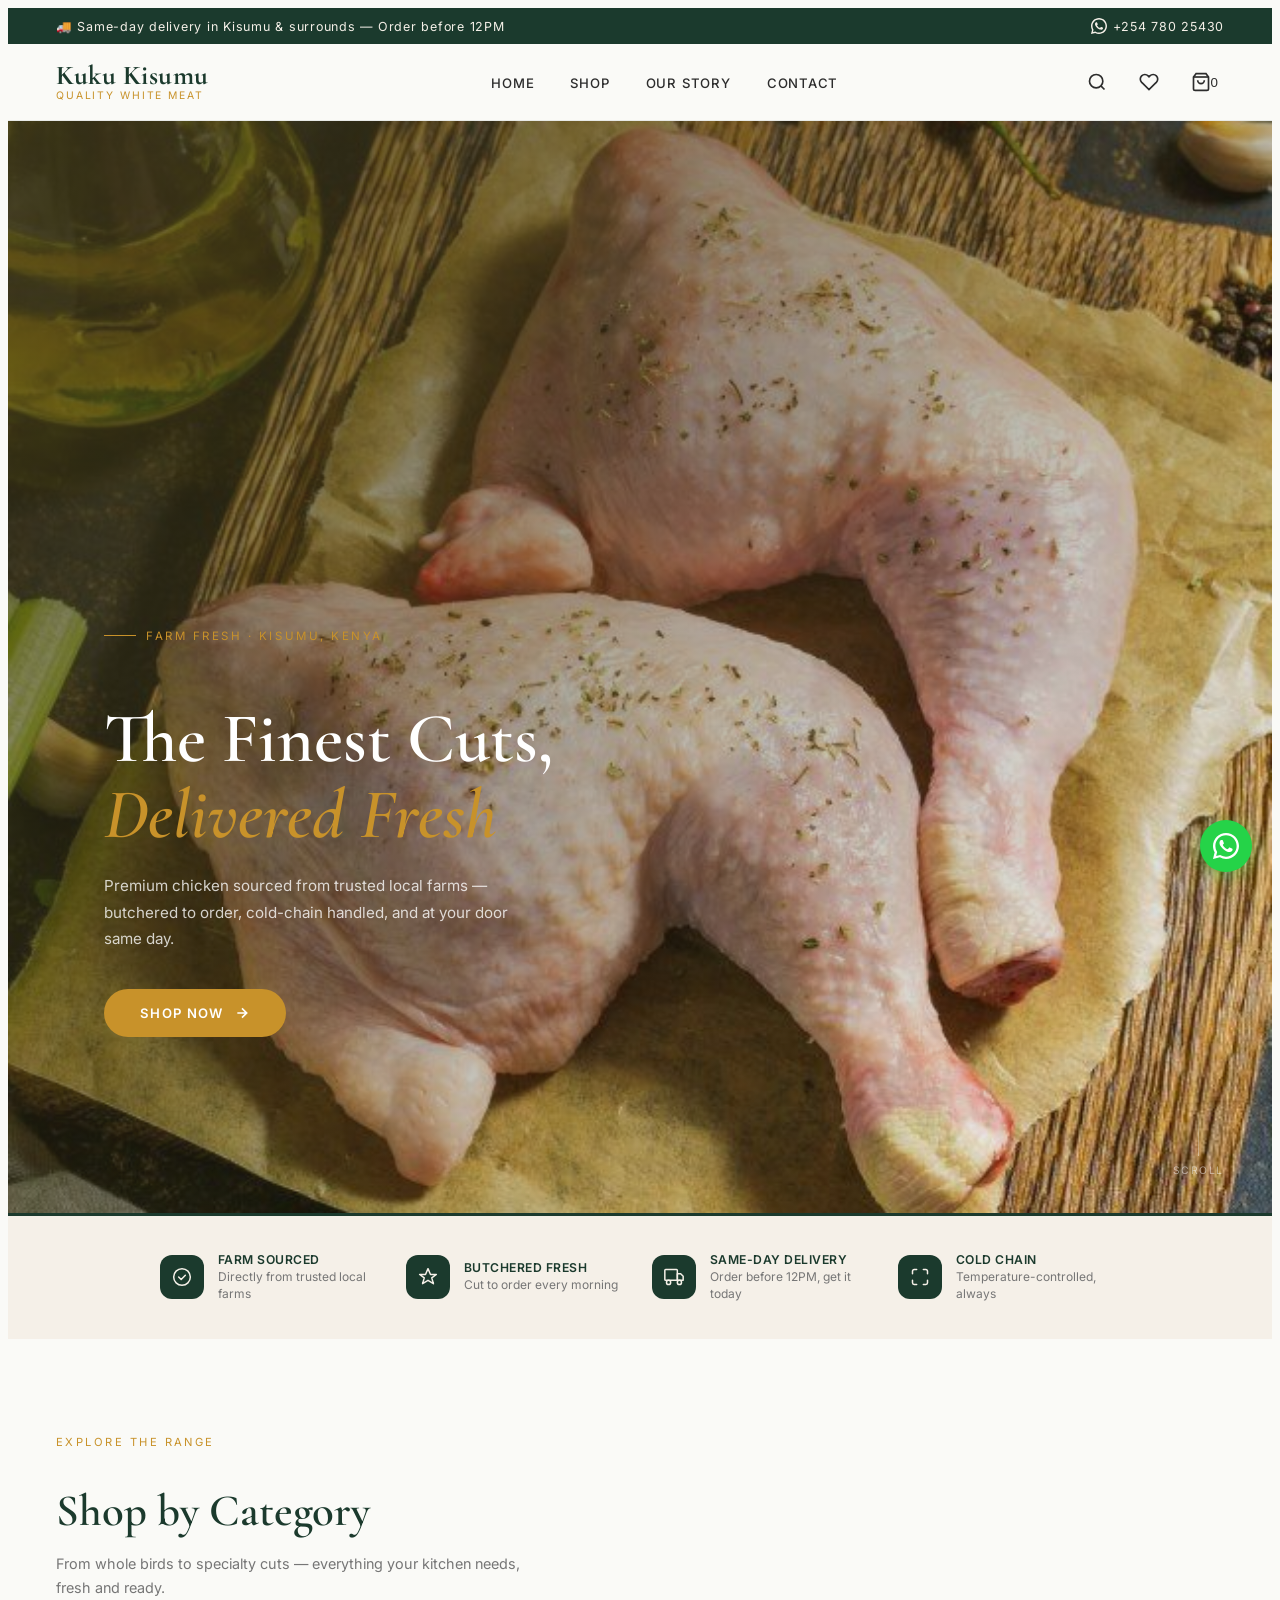
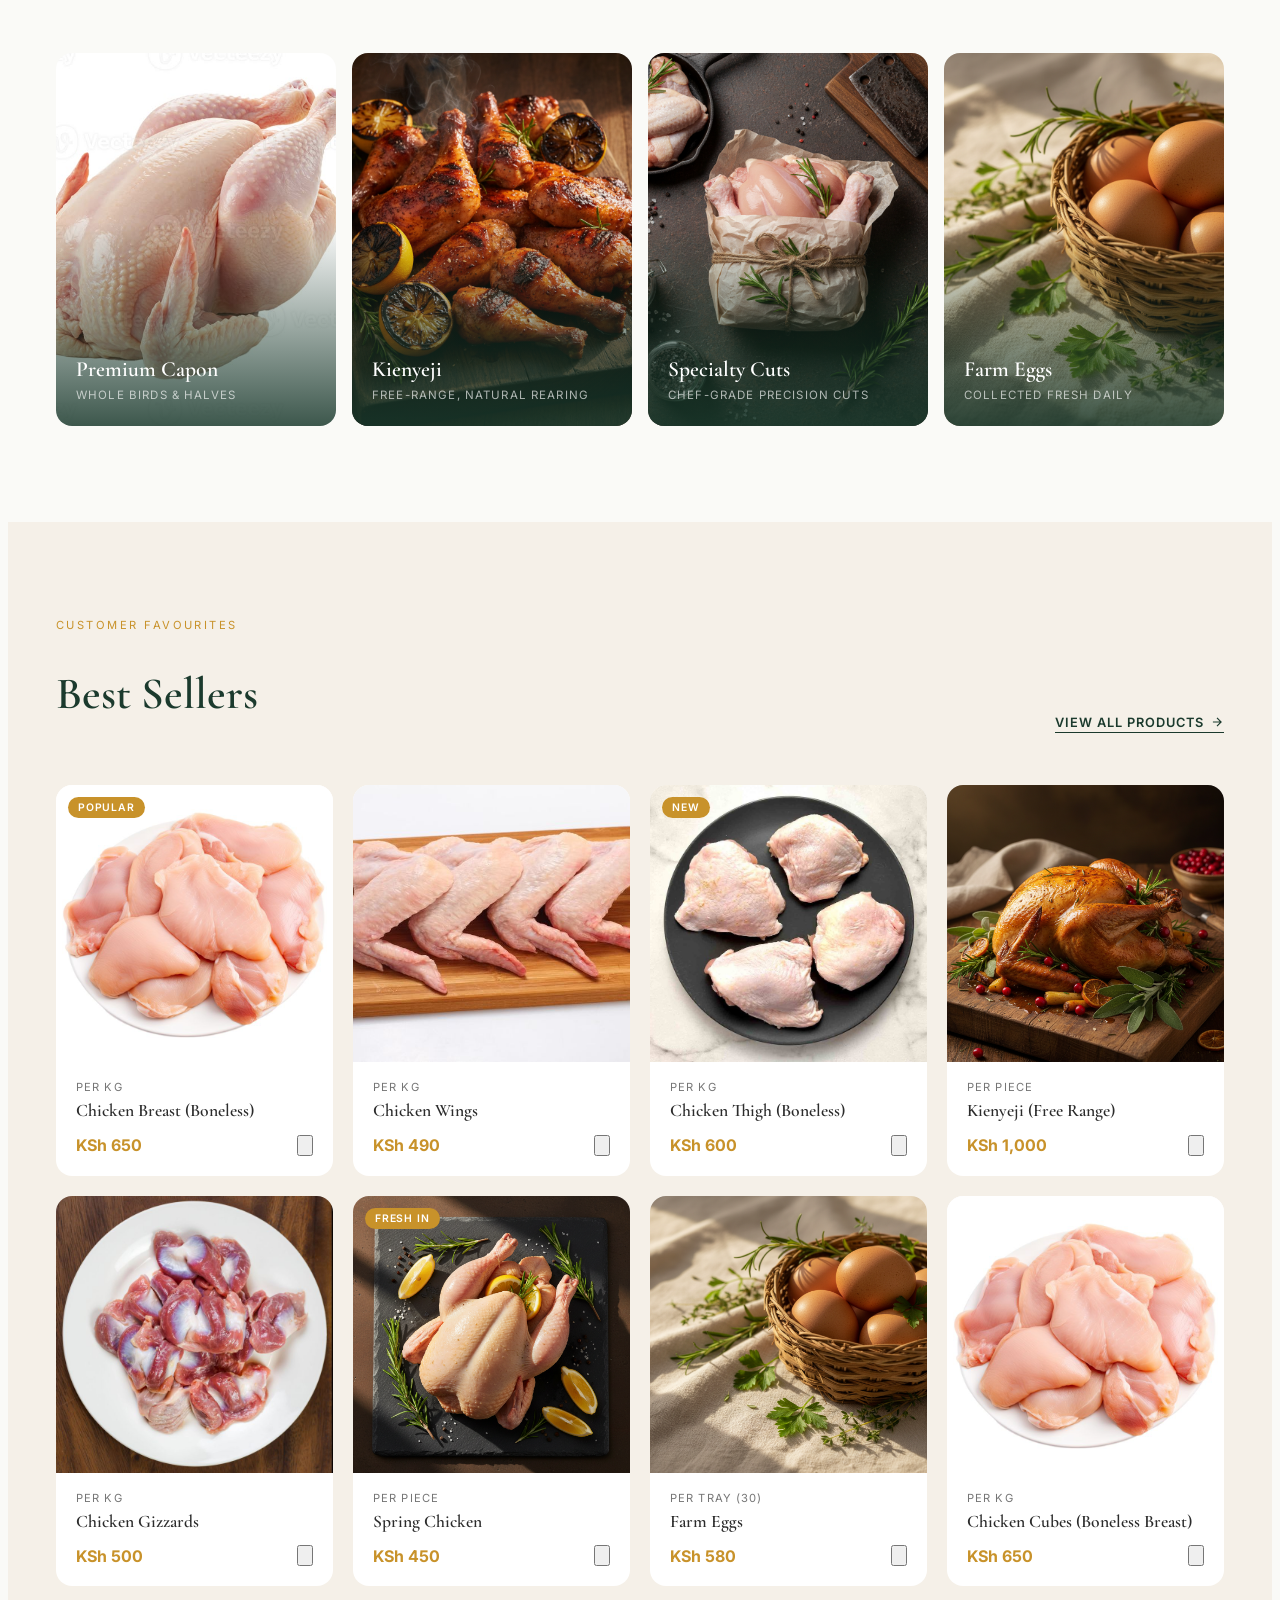
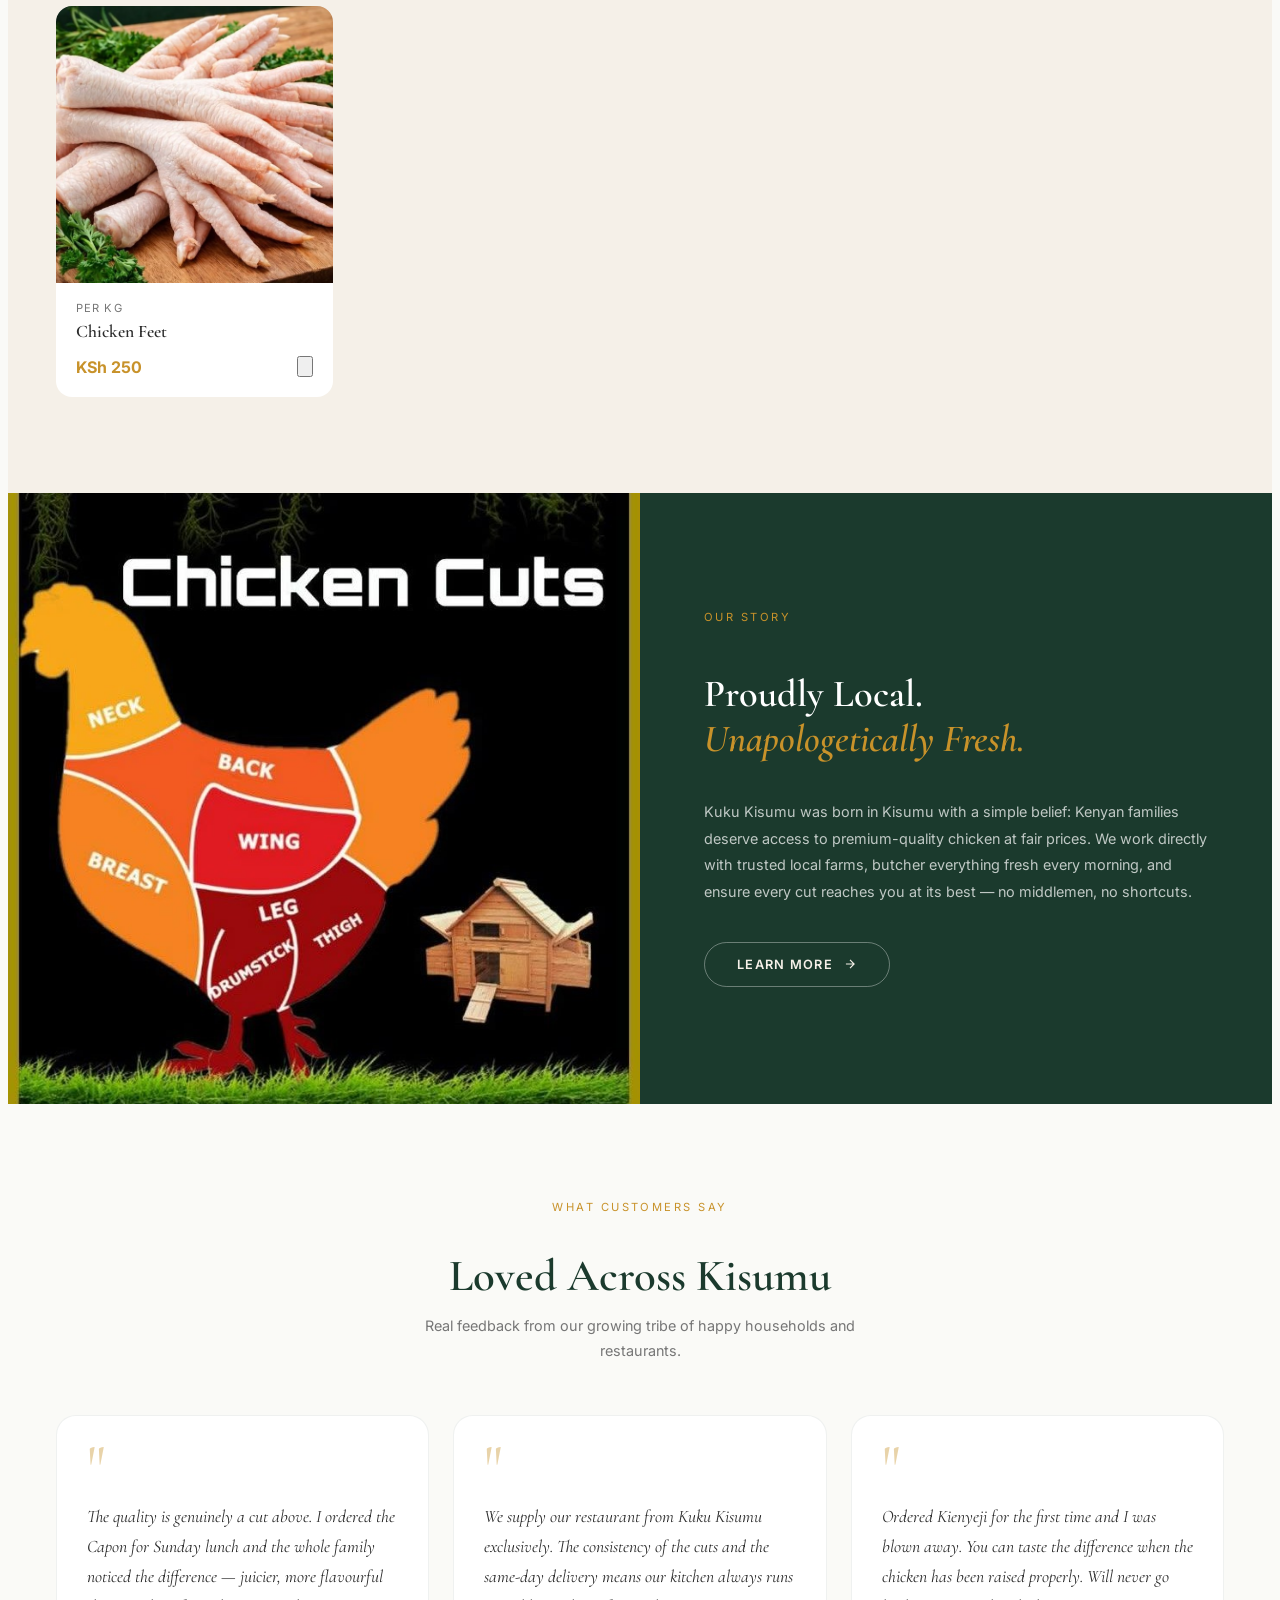
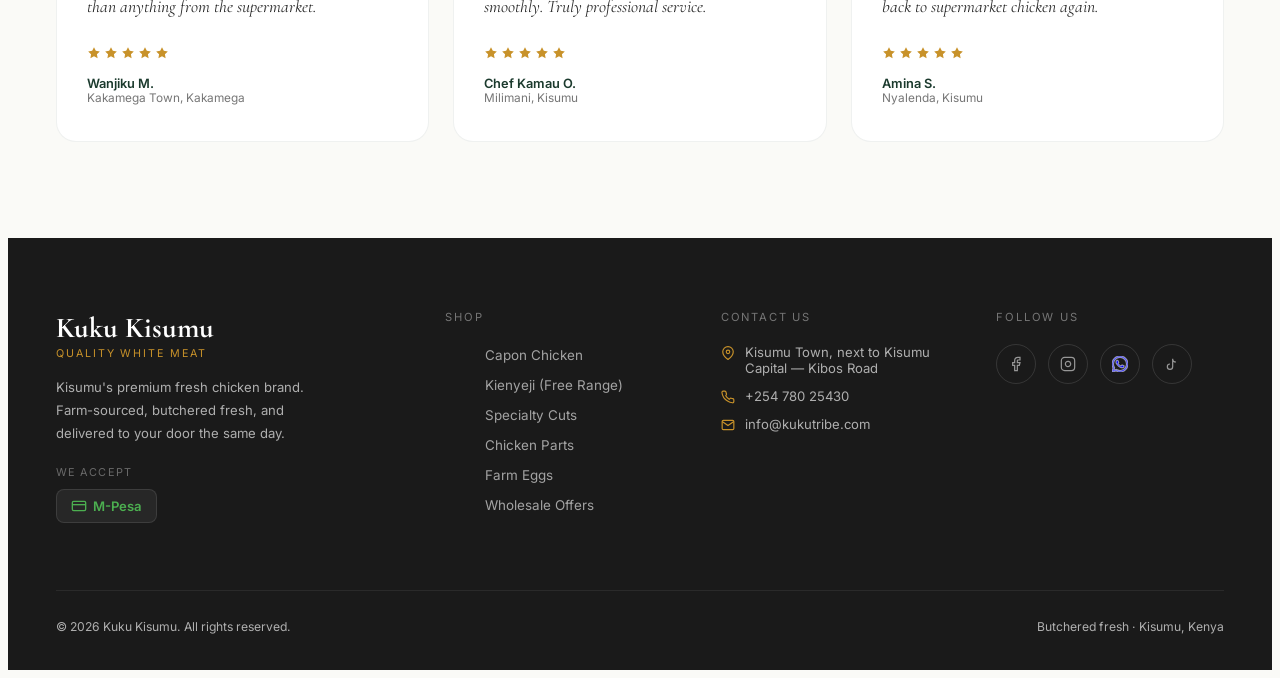
<file: kuku kisumu.html>
<!DOCTYPE html>
<html lang="en">
<head>
<meta charset="UTF-8">
<meta name="viewport" content="width=device-width, initial-scale=1.0">
<title>Kuku Kisumu — Quality White Meat</title>
<link rel="preconnect" href="https://fonts.googleapis.com">
<link href="https://fonts.googleapis.com/css2?family=Cormorant+Garamond:ital,wght@0,400;0,500;0,600;0,700;1,400;1,600&family=Inter:wght@300;400;500;600&display=swap" rel="stylesheet">
<link rel="stylesheet" href="style.css">

</head>
<body>

<!-- TOP BAR -->
<div class="topbar">
  <span>🚚 Same-day delivery in Kisumu &amp; surrounds — Order before 12PM</span>
  <a href="https://wa.me/25478025430">
    <svg viewBox="0 0 24 24"><path d="M17.472 14.382c-.297-.149-1.758-.867-2.03-.967-.273-.099-.471-.148-.67.15-.197.297-.767.966-.94 1.164-.173.199-.347.223-.644.075-.297-.15-1.255-.463-2.39-1.475-.883-.788-1.48-1.761-1.653-2.059-.173-.297-.018-.458.13-.606.134-.133.298-.347.446-.52.149-.174.198-.298.298-.497.099-.198.05-.371-.025-.52-.075-.149-.669-1.612-.916-2.207-.242-.579-.487-.5-.669-.51-.173-.008-.371-.01-.57-.01-.198 0-.52.074-.792.372-.272.297-1.04 1.016-1.04 2.479 0 1.462 1.065 2.875 1.213 3.074.149.198 2.096 3.2 5.077 4.487.709.306 1.262.489 1.694.625.712.227 1.36.195 1.871.118.571-.085 1.758-.719 2.006-1.413.248-.694.248-1.289.173-1.413-.074-.124-.272-.198-.57-.347z"/><path d="M12 0C5.373 0 0 5.373 0 12c0 2.127.558 4.122 1.533 5.854L0 24l6.335-1.51A11.955 11.955 0 0012 24c6.627 0 12-5.373 12-12S18.627 0 12 0zm0 21.818a9.822 9.822 0 01-5.002-1.369l-.36-.212-3.72.887.924-3.623-.235-.373A9.787 9.787 0 012.182 12C2.182 6.59 6.59 2.182 12 2.182c5.41 0 9.818 4.408 9.818 9.818 0 5.41-4.408 9.818-9.818 9.818z"/></svg>
    +254 780 25430
  </a>
</div>

<!-- NAV -->
<nav id="mainNav">
  <div class="nav-logo">
    <span class="brand">Kuku Kisumu</span>
    <span class="tagline">Quality White Meat</span>
  </div>
  <ul class="nav-links">
    <li><a href="#">Home</a></li>
    <li><a href="#">Shop</a></li>
    <li><a href="#">Our Story</a></li>
    <li><a href="#">Contact</a></li>
  </ul>
  <div class="nav-actions">
    <button aria-label="Search">
      <svg viewBox="0 0 24 24" fill="none" stroke="currentColor" stroke-width="2"><circle cx="11" cy="11" r="8"/><path d="m21 21-4.35-4.35"/></svg>
    </button>
    <button aria-label="Wishlist">
      <svg viewBox="0 0 24 24" fill="none" stroke="currentColor" stroke-width="2"><path d="M20.84 4.61a5.5 5.5 0 0 0-7.78 0L12 5.67l-1.06-1.06a5.5 5.5 0 0 0-7.78 7.78l1.06 1.06L12 21.23l7.78-7.78 1.06-1.06a5.5 5.5 0 0 0 0-7.78z"/></svg>
    </button>
    <button class="cart-btn" aria-label="Cart">
      <svg viewBox="0 0 24 24" fill="none" stroke="currentColor" stroke-width="2"><path d="M6 2 3 6v14a2 2 0 0 0 2 2h14a2 2 0 0 0 2-2V6l-3-4z"/><line x1="3" y1="6" x2="21" y2="6"/><path d="M16 10a4 4 0 0 1-8 0"/></svg>
      <span class="cart-badge">0</span>
    </button>
  </div>
</nav>

<!-- HERO -->
<section class="hero">
  <div class="hero-bg" id="heroBg"></div>
  <div class="hero-content">
    <div class="hero-eyebrow">Farm Fresh · Kisumu, Kenya</div>
    <h1>The Finest Cuts,<br><em>Delivered Fresh</em></h1>
    <p class="hero-sub">Premium chicken sourced from trusted local farms — butchered to order, cold-chain handled, and at your door same day.</p>
    <a href="#" class="btn-primary">
      Shop Now
      <svg viewBox="0 0 24 24" fill="none" stroke="currentColor" stroke-width="2.5"><path d="M5 12h14M12 5l7 7-7 7"/></svg>
    </a>
  </div>
  <div class="hero-scroll">
    <div class="scroll-line"></div>
    <span>Scroll</span>
  </div>
</section>

<!-- TRUST STRIP -->
<div class="trust-strip">
  <div class="trust-grid">
    <div class="trust-item">
      <div class="trust-icon">
        <svg viewBox="0 0 24 24"><path d="M12 2C6.48 2 2 6.48 2 12s4.48 10 10 10 10-4.48 10-10S17.52 2 12 2z" stroke-linecap="round" stroke-linejoin="round"/><path d="M8 12l3 3 5-5" stroke-linecap="round" stroke-linejoin="round"/></svg>
      </div>
      <div><div class="trust-label">Farm Sourced</div><div class="trust-desc">Directly from trusted local farms</div></div>
    </div>
    <div class="trust-item">
      <div class="trust-icon">
        <svg viewBox="0 0 24 24"><path d="M12 2l3 7h7l-5.5 4 2 7L12 16l-6.5 4 2-7L2 9h7z" stroke-linecap="round" stroke-linejoin="round"/></svg>
      </div>
      <div><div class="trust-label">Butchered Fresh</div><div class="trust-desc">Cut to order every morning</div></div>
    </div>
    <div class="trust-item">
      <div class="trust-icon">
        <svg viewBox="0 0 24 24"><rect x="1" y="3" width="15" height="13" rx="1" stroke-linecap="round" stroke-linejoin="round"/><path d="M16 8h4l3 3v5h-7V8z" stroke-linecap="round" stroke-linejoin="round"/><circle cx="5.5" cy="18.5" r="2.5"/><circle cx="18.5" cy="18.5" r="2.5"/></svg>
      </div>
      <div><div class="trust-label">Same-Day Delivery</div><div class="trust-desc">Order before 12PM, get it today</div></div>
    </div>
    <div class="trust-item">
      <div class="trust-icon">
        <svg viewBox="0 0 24 24"><path d="M8 3H5a2 2 0 0 0-2 2v3m18 0V5a2 2 0 0 0-2-2h-3m0 18h3a2 2 0 0 0 2-2v-3M3 16v3a2 2 0 0 0 2 2h3" stroke-linecap="round" stroke-linejoin="round"/></svg>
      </div>
      <div><div class="trust-label">Cold Chain</div><div class="trust-desc">Temperature-controlled, always</div></div>
    </div>
  </div>
</div>

<!-- CATEGORIES -->
<section class="categories">
  <div class="section-header">
    <div class="section-eyebrow">Explore the Range</div>
    <h2 class="section-title">Shop by Category</h2>
    <p class="section-sub">From whole birds to specialty cuts — everything your kitchen needs, fresh and ready.</p>
  </div>
  <div class="cat-grid">
    <a class="cat-tile" href="#">
      <img src="image/chicken parts/whole chicken.jpg" alt="Capon Chicken" loading="lazy">
      <div class="cat-tile-overlay"></div>
      <div class="cat-tile-info">
        <div class="cat-tile-name">Premium Capon</div>
        <div class="cat-tile-count">Whole birds &amp; halves</div>
      </div>
      <div class="cat-tile-arrow"><svg viewBox="0 0 24 24"><path d="M7 17L17 7M7 7h10v10"/></svg></div>
    </a>
    <a class="cat-tile" href="#">
      <img src="image/chicken parts/tribegrill pack.png" alt="Kienyeji Chicken" loading="lazy">
      <div class="cat-tile-overlay"></div>
      <div class="cat-tile-info">
        <div class="cat-tile-name">Kienyeji</div>
        <div class="cat-tile-count">Free-range, natural rearing</div>
      </div>
      <div class="cat-tile-arrow"><svg viewBox="0 0 24 24"><path d="M7 17L17 7M7 7h10v10"/></svg></div>
    </a>
    <a class="cat-tile" href="#">
      <img src="image/chicken parts/chefs special.png" alt="Specialty Cuts" loading="lazy">
      <div class="cat-tile-overlay"></div>
      <div class="cat-tile-info">
        <div class="cat-tile-name">Specialty Cuts</div>
        <div class="cat-tile-count">Chef-grade precision cuts</div>
      </div>
      <div class="cat-tile-arrow"><svg viewBox="0 0 24 24"><path d="M7 17L17 7M7 7h10v10"/></svg></div>
    </a>
    <a class="cat-tile" href="#">
      <img src="image/chicken parts/chicken eggs.png" alt="Farm Eggs" loading="lazy">
      <div class="cat-tile-overlay"></div>
      <div class="cat-tile-info">
        <div class="cat-tile-name">Farm Eggs</div>
        <div class="cat-tile-count">Collected fresh daily</div>
      </div>
      <div class="cat-tile-arrow"><svg viewBox="0 0 24 24"><path d="M7 17L17 7M7 7h10v10"/></svg></div>
    </a>
  </div>
</section>

<!-- PRODUCTS -->
<section class="products">
  <div class="products-header">
    <div>
      <div class="section-eyebrow">Customer Favourites</div>
      <h2 class="section-title">Best Sellers</h2>
    </div>
    <a href="#" class="view-all">View All Products <svg viewBox="0 0 24 24"><path d="M5 12h14M12 5l7 7-7 7"/></svg></a>
  </div>
  <div class="product-grid" id="productGrid">

    <div class="product-card">
      <div class="product-img-wrap">
        <img class="product-img" src="image/chicken parts/chicken fillets.jpg" alt="Chicken Breast">
        <span class="product-badge">Popular</span>
      </div>
      <div class="product-body">
        <div class="product-unit">Per KG</div>
        <div class="product-name">Chicken Breast (Boneless)</div>
        <div class="product-footer">
          <span class="product-price">KSh 650</span>
          <button class="add-to-cart" aria-label="Add to cart">
            <svg viewBox="0 0 24 24"><path d="M12 5v14M5 12h14"/></svg>
          </button>
        </div>
      </div>
    </div>

    <div class="product-card">
      <div class="product-img-wrap">
        <img class="product-img" src="image/chicken parts/chicken wings.jpg" alt="Chicken Wings">
      </div>
      <div class="product-body">
        <div class="product-unit">Per KG</div>
        <div class="product-name">Chicken Wings</div>
        <div class="product-footer">
          <span class="product-price">KSh 490</span>
          <button class="add-to-cart" aria-label="Add to cart">
            <svg viewBox="0 0 24 24"><path d="M12 5v14M5 12h14"/></svg>
          </button>
        </div>
      </div>
    </div>

    <div class="product-card">
      <div class="product-img-wrap">
        <img class="product-img" src="image/chicken parts/chicken thighs.jpg" alt="Chicken Thigh">
        <span class="product-badge">New</span>
      </div>
      <div class="product-body">
        <div class="product-unit">Per KG</div>
        <div class="product-name">Chicken Thigh (Boneless)</div>
        <div class="product-footer">
          <span class="product-price">KSh 600</span>
          <button class="add-to-cart" aria-label="Add to cart">
            <svg viewBox="0 0 24 24"><path d="M12 5v14M5 12h14"/></svg>
          </button>
        </div>
      </div>
    </div>

    <div class="product-card">
      <div class="product-img-wrap">
        <img class="product-img" src="image/chicken parts/whole turkey.png" alt="Kienyeji Chicken">
      </div>
      <div class="product-body">
        <div class="product-unit">Per Piece</div>
        <div class="product-name">Kienyeji (Free Range)</div>
        <div class="product-footer">
          <span class="product-price">KSh 1,000</span>
          <button class="add-to-cart" aria-label="Add to cart">
            <svg viewBox="0 0 24 24"><path d="M12 5v14M5 12h14"/></svg>
          </button>
        </div>
      </div>
    </div>

    <div class="product-card">
      <div class="product-img-wrap">
        <img class="product-img" src="image/chicken parts/chicken gizzard.jpg" alt="Chicken Gizzards">
      </div>
      <div class="product-body">
        <div class="product-unit">Per KG</div>
        <div class="product-name">Chicken Gizzards</div>
        <div class="product-footer">
          <span class="product-price">KSh 500</span>
          <button class="add-to-cart" aria-label="Add to cart">
            <svg viewBox="0 0 24 24"><path d="M12 5v14M5 12h14"/></svg>
          </button>
        </div>
      </div>
    </div>

    <div class="product-card">
      <div class="product-img-wrap">
        <img class="product-img" src="image/chicken parts/chicken whole.png" alt="Spring Chicken">
        <span class="product-badge">Fresh In</span>
      </div>
      <div class="product-body">
        <div class="product-unit">Per Piece</div>
        <div class="product-name">Spring Chicken</div>
        <div class="product-footer">
          <span class="product-price">KSh 450</span>
          <button class="add-to-cart" aria-label="Add to cart">
            <svg viewBox="0 0 24 24"><path d="M12 5v14M5 12h14"/></svg>
          </button>
        </div>
      </div>
    </div>

    <div class="product-card">
      <div class="product-img-wrap">
        <img class="product-img" src="image/chicken parts/chicken eggs.png" alt="Farm Eggs">
      </div>
      <div class="product-body">
        <div class="product-unit">Per Tray (30)</div>
        <div class="product-name">Farm Eggs</div>
        <div class="product-footer">
          <span class="product-price">KSh 580</span>
          <button class="add-to-cart" aria-label="Add to cart">
            <svg viewBox="0 0 24 24"><path d="M12 5v14M5 12h14"/></svg>
          </button>
        </div>
      </div>
    </div>

    <div class="product-card">
      <div class="product-img-wrap">
        <img class="product-img" src="image/chicken parts/chicken fillets.jpg" alt="Chicken Cubes">
      </div>
      <div class="product-body">
        <div class="product-unit">Per KG</div>
        <div class="product-name">Chicken Cubes (Boneless Breast)</div>
        <div class="product-footer">
          <span class="product-price">KSh 650</span>
          <button class="add-to-cart" aria-label="Add to cart">
            <svg viewBox="0 0 24 24"><path d="M12 5v14M5 12h14"/></svg>
          </button>
        </div>
      </div>
    </div>

<div class="product-card">
      <div class="product-img-wrap">
        <img class="product-img" src="image/chicken parts/chicken feet..jpg" alt="Chicken Feet">
      </div>
      <div class="product-body">
        <div class="product-unit">Per KG</div>
        <div class="product-name">Chicken Feet</div>
        <div class="product-footer">
          <span class="product-price">KSh 250</span>
          <button class="add-to-cart" aria-label="Add to cart">
            <svg viewBox="0 0 24 24"><path d="M12 5v14M5 12h14"/></svg>
          </button>
        </div>
      </div>
    </div>
  </div>
</section>

<!-- STORY -->
<div class="story">
  <img class="story-img" src="image/chicken parts/chicken parts.jpg" alt="Kuku Kisumu Farm">
  <div class="story-content">
    <div class="story-eyebrow">Our Story</div>
    <h2>Proudly Local.<br><em>Unapologetically Fresh.</em></h2>
    <p>Kuku Kisumu was born in Kisumu with a simple belief: Kenyan families deserve access to premium-quality chicken at fair prices. We work directly with trusted local farms, butcher everything fresh every morning, and ensure every cut reaches you at its best — no middlemen, no shortcuts.</p>
    <a href="#" class="btn-outline">
      Learn More
      <svg viewBox="0 0 24 24"><path d="M5 12h14M12 5l7 7-7 7"/></svg>
    </a>
  </div>
</div>

<!-- TESTIMONIALS -->
<section class="testimonials">
  <div class="section-header">
    <div class="section-eyebrow">What Customers Say</div>
    <h2 class="section-title">Loved Across Kisumu</h2>
    <p class="section-sub">Real feedback from our growing tribe of happy households and restaurants.</p>
  </div>
  <div class="testi-grid">
    <div class="testi-card">
      <div class="testi-quote-mark">"</div>
      <p class="testi-text">The quality is genuinely a cut above. I ordered the Capon for Sunday lunch and the whole family noticed the difference — juicier, more flavourful than anything from the supermarket.</p>
      <div class="testi-stars">
        <svg viewBox="0 0 24 24"><polygon points="12 2 15.09 8.26 22 9.27 17 14.14 18.18 21.02 12 17.77 5.82 21.02 7 14.14 2 9.27 8.91 8.26 12 2"/></svg>
        <svg viewBox="0 0 24 24"><polygon points="12 2 15.09 8.26 22 9.27 17 14.14 18.18 21.02 12 17.77 5.82 21.02 7 14.14 2 9.27 8.91 8.26 12 2"/></svg>
        <svg viewBox="0 0 24 24"><polygon points="12 2 15.09 8.26 22 9.27 17 14.14 18.18 21.02 12 17.77 5.82 21.02 7 14.14 2 9.27 8.91 8.26 12 2"/></svg>
        <svg viewBox="0 0 24 24"><polygon points="12 2 15.09 8.26 22 9.27 17 14.14 18.18 21.02 12 17.77 5.82 21.02 7 14.14 2 9.27 8.91 8.26 12 2"/></svg>
        <svg viewBox="0 0 24 24"><polygon points="12 2 15.09 8.26 22 9.27 17 14.14 18.18 21.02 12 17.77 5.82 21.02 7 14.14 2 9.27 8.91 8.26 12 2"/></svg>
      </div>
      <div class="testi-author">Wanjiku M.</div>
      <div class="testi-location">Kakamega Town, Kakamega</div>
    </div>
    <div class="testi-card">
      <div class="testi-quote-mark">"</div>
      <p class="testi-text">We supply our restaurant from Kuku Kisumu exclusively. The consistency of the cuts and the same-day delivery means our kitchen always runs smoothly. Truly professional service.</p>
      <div class="testi-stars">
        <svg viewBox="0 0 24 24"><polygon points="12 2 15.09 8.26 22 9.27 17 14.14 18.18 21.02 12 17.77 5.82 21.02 7 14.14 2 9.27 8.91 8.26 12 2"/></svg>
        <svg viewBox="0 0 24 24"><polygon points="12 2 15.09 8.26 22 9.27 17 14.14 18.18 21.02 12 17.77 5.82 21.02 7 14.14 2 9.27 8.91 8.26 12 2"/></svg>
        <svg viewBox="0 0 24 24"><polygon points="12 2 15.09 8.26 22 9.27 17 14.14 18.18 21.02 12 17.77 5.82 21.02 7 14.14 2 9.27 8.91 8.26 12 2"/></svg>
        <svg viewBox="0 0 24 24"><polygon points="12 2 15.09 8.26 22 9.27 17 14.14 18.18 21.02 12 17.77 5.82 21.02 7 14.14 2 9.27 8.91 8.26 12 2"/></svg>
        <svg viewBox="0 0 24 24"><polygon points="12 2 15.09 8.26 22 9.27 17 14.14 18.18 21.02 12 17.77 5.82 21.02 7 14.14 2 9.27 8.91 8.26 12 2"/></svg>
      </div>
      <div class="testi-author">Chef Kamau O.</div>
      <div class="testi-location">Milimani, Kisumu</div>
    </div>
    <div class="testi-card">
      <div class="testi-quote-mark">"</div>
      <p class="testi-text">Ordered Kienyeji for the first time and I was blown away. You can taste the difference when the chicken has been raised properly. Will never go back to supermarket chicken again.</p>
      <div class="testi-stars">
        <svg viewBox="0 0 24 24"><polygon points="12 2 15.09 8.26 22 9.27 17 14.14 18.18 21.02 12 17.77 5.82 21.02 7 14.14 2 9.27 8.91 8.26 12 2"/></svg>
        <svg viewBox="0 0 24 24"><polygon points="12 2 15.09 8.26 22 9.27 17 14.14 18.18 21.02 12 17.77 5.82 21.02 7 14.14 2 9.27 8.91 8.26 12 2"/></svg>
        <svg viewBox="0 0 24 24"><polygon points="12 2 15.09 8.26 22 9.27 17 14.14 18.18 21.02 12 17.77 5.82 21.02 7 14.14 2 9.27 8.91 8.26 12 2"/></svg>
        <svg viewBox="0 0 24 24"><polygon points="12 2 15.09 8.26 22 9.27 17 14.14 18.18 21.02 12 17.77 5.82 21.02 7 14.14 2 9.27 8.91 8.26 12 2"/></svg>
        <svg viewBox="0 0 24 24"><polygon points="12 2 15.09 8.26 22 9.27 17 14.14 18.18 21.02 12 17.77 5.82 21.02 7 14.14 2 9.27 8.91 8.26 12 2"/></svg>
      </div>
      <div class="testi-author">Amina S.</div>
      <div class="testi-location">Nyalenda, Kisumu</div>
    </div>
  </div>
</section>

<!-- FOOTER -->
<footer>
  <div class="footer-grid">
    <div class="footer-brand">
      <div class="brand">Kuku Kisumu</div>
      <div class="tagline">Quality White Meat</div>
      <p>Kisumu's premium fresh chicken brand. Farm-sourced, butchered fresh, and delivered to your door the same day.</p>
      <div class="payment-wrap">
        <div class="payment-label">We Accept</div>
        <div class="mpesa-badge">
          <svg width="16" height="16" viewBox="0 0 24 24" fill="none" stroke="currentColor" stroke-width="2"><rect x="2" y="5" width="20" height="14" rx="2"/><line x1="2" y1="10" x2="22" y2="10"/></svg>
          M-Pesa
        </div>
      </div>
    </div>
    <div>
      <div class="footer-title">Shop</div>
      <ul class="footer-links">
        <li><a href="#">Capon Chicken</a></li>
        <li><a href="#">Kienyeji (Free Range)</a></li>
        <li><a href="#">Specialty Cuts</a></li>
        <li><a href="#">Chicken Parts</a></li>
        <li><a href="#">Farm Eggs</a></li>
        <li><a href="#">Wholesale Offers</a></li>
      </ul>
    </div>
    <div>
      <div class="footer-title">Contact Us</div>
      <div class="footer-contact">
        <div class="footer-contact-item">
          <svg viewBox="0 0 24 24"><path d="M21 10c0 7-9 13-9 13s-9-6-9-13a9 9 0 0 1 18 0z"/><circle cx="12" cy="10" r="3"/></svg>
          <span>Kisumu Town, next to Kisumu Capital — Kibos Road</span>
        </div>
        <div class="footer-contact-item">
          <svg viewBox="0 0 24 24"><path d="M22 16.92v3a2 2 0 0 1-2.18 2 19.79 19.79 0 0 1-8.63-3.07A19.5 19.5 0 0 1 4.69 13a19.79 19.79 0 0 1-3.07-8.67A2 2 0 0 1 3.6 2h3a2 2 0 0 1 2 1.72c.127.96.361 1.903.7 2.81a2 2 0 0 1-.45 2.11L8.09 9.91a16 16 0 0 0 6 6l1.27-1.27a2 2 0 0 1 2.11-.45c.907.339 1.85.573 2.81.7A2 2 0 0 1 22 16.92z"/></svg>
          <span>+254 780 25430</span>
        </div>
        <div class="footer-contact-item">
          <svg viewBox="0 0 24 24"><path d="M4 4h16c1.1 0 2 .9 2 2v12c0 1.1-.9 2-2 2H4c-1.1 0-2-.9-2-2V6c0-1.1.9-2 2-2z"/><polyline points="22,6 12,13 2,6"/></svg>
          <span>info@kukutribe.com</span>
        </div>
      </div>
    </div>
    <div>
      <div class="footer-title">Follow Us</div>
      <div class="social-icons">
        <a href="#" class="social-icon" aria-label="Facebook">
          <svg viewBox="0 0 24 24"><path d="M18 2h-3a5 5 0 0 0-5 5v3H7v4h3v8h4v-8h3l1-4h-4V7a1 1 0 0 1 1-1h3z"/></svg>
        </a>
        <a href="#" class="social-icon" aria-label="Instagram">
          <svg viewBox="0 0 24 24"><rect x="2" y="2" width="20" height="20" rx="5" ry="5"/><path d="M16 11.37A4 4 0 1 1 12.63 8 4 4 0 0 1 16 11.37z"/><line x1="17.5" y1="6.5" x2="17.51" y2="6.5"/></svg>
        </a>
        <a href="#" class="social-icon" aria-label="WhatsApp">
          <svg viewBox="0 0 24 24"><path d="M17.472 14.382c-.297-.149-1.758-.867-2.03-.967-.273-.099-.471-.148-.67.15-.197.297-.767.966-.94 1.164-.173.199-.347.223-.644.075-.297-.15-1.255-.463-2.39-1.475-.883-.788-1.48-1.761-1.653-2.059-.173-.297-.018-.458.13-.606.134-.133.298-.347.446-.52.149-.174.198-.298.298-.497.099-.198.05-.371-.025-.52-.075-.149-.669-1.612-.916-2.207-.242-.579-.487-.5-.669-.51-.173-.008-.371-.01-.57-.01-.198 0-.52.074-.792.372-.272.297-1.04 1.016-1.04 2.479 0 1.462 1.065 2.875 1.213 3.074.149.198 2.096 3.2 5.077 4.487.709.306 1.262.489 1.694.625.712.227 1.36.195 1.871.118.571-.085 1.758-.719 2.006-1.413.248-.694.248-1.289.173-1.413-.074-.124-.272-.198-.57-.347z" fill="currentColor"/><path d="M12 0C5.373 0 0 5.373 0 12c0 2.127.558 4.122 1.533 5.854L0 24l6.335-1.51A11.955 11.955 0 0012 24c6.627 0 12-5.373 12-12S18.627 0 12 0zm0 21.818a9.822 9.822 0 01-5.002-1.369l-.36-.212-3.72.887.924-3.623-.235-.373A9.787 9.787 0 012.182 12C2.182 6.59 6.59 2.182 12 2.182c5.41 0 9.818 4.408 9.818 9.818 0 5.41-4.408 9.818-9.818 9.818z" fill="currentColor"/></svg>
        </a>
        <a href="#" class="social-icon" aria-label="TikTok">
          <svg viewBox="0 0 24 24"><path d="M9 12a4 4 0 1 0 4 4V4a5 5 0 0 0 5 5"/></svg>
        </a>
      </div>
    </div>
  </div>
  <div class="footer-bottom">
    <span>© 2026 Kuku Kisumu. All rights reserved.</span>
    <span>Butchered fresh · Kisumu, Kenya</span>
  </div>
</footer>

<!-- WHATSAPP FLOAT -->
<a href="https://wa.me/254797979447?text=Hello%2C%20I%27d%20like%20to%20order%20from%20Kuku%20Kisumu" class="wa-float" target="_blank" rel="noopener" aria-label="Chat on WhatsApp">
  <svg viewBox="0 0 24 24"><path d="M17.472 14.382c-.297-.149-1.758-.867-2.03-.967-.273-.099-.471-.148-.67.15-.197.297-.767.966-.94 1.164-.173.199-.347.223-.644.075-.297-.15-1.255-.463-2.39-1.475-.883-.788-1.48-1.761-1.653-2.059-.173-.297-.018-.458.13-.606.134-.133.298-.347.446-.52.149-.174.198-.298.298-.497.099-.198.05-.371-.025-.52-.075-.149-.669-1.612-.916-2.207-.242-.579-.487-.5-.669-.51-.173-.008-.371-.01-.57-.01-.198 0-.52.074-.792.372-.272.297-1.04 1.016-1.04 2.479 0 1.462 1.065 2.875 1.213 3.074.149.198 2.096 3.2 5.077 4.487.709.306 1.262.489 1.694.625.712.227 1.36.195 1.871.118.571-.085 1.758-.719 2.006-1.413.248-.694.248-1.289.173-1.413-.074-.124-.272-.198-.57-.347z"/><path d="M12 0C5.373 0 0 5.373 0 12c0 2.127.558 4.122 1.533 5.854L0 24l6.335-1.51A11.955 11.955 0 0012 24c6.627 0 12-5.373 12-12S18.627 0 12 0zm0 21.818a9.822 9.822 0 01-5.002-1.369l-.36-.212-3.72.887.924-3.623-.235-.373A9.787 9.787 0 012.182 12C2.182 6.59 6.59 2.182 12 2.182c5.41 0 9.818 4.408 9.818 9.818 0 5.41-4.408 9.818-9.818 9.818z"/></svg>
</a>

<script>
  // Sticky nav shadow
  const nav = document.getElementById('mainNav');
  window.addEventListener('scroll', () => {
    nav.classList.toggle('scrolled', window.scrollY > 10);
  });

  // Hero parallax + load animation
  const heroBg = document.getElementById('heroBg');
  setTimeout(() => heroBg.classList.add('loaded'), 100);
  window.addEventListener('scroll', () => {
    const offset = window.scrollY * 0.3;
    heroBg.style.transform = `scale(1) translateY(${offset}px)`;
  });

  // Scroll reveal
  const revealEls = document.querySelectorAll('.trust-item, .product-card, .testi-card');
  const observer = new IntersectionObserver((entries) => {
    entries.forEach((entry, i) => {
      if (entry.isIntersecting) {
        setTimeout(() => entry.target.classList.add('visible'), i * 80);
        observer.unobserve(entry.target);
      }
    });
  }, { threshold: 0.12 });
  revealEls.forEach(el => observer.observe(el));

  // Add to cart interaction
  let cartCount = 0;
  const cartBadge = document.querySelector('.cart-badge');
  document.querySelectorAll('.add-to-cart').forEach(btn => {
    btn.addEventListener('click', function() {
      cartCount++;
      cartBadge.textContent = cartCount;
      cartBadge.style.transform = 'scale(1.4)';
      setTimeout(() => cartBadge.style.transform = 'scale(1)', 200);
      this.innerHTML = '<svg viewBox="0 0 24 24" fill="none" stroke="currentColor" stroke-width="2.5"><polyline points="20 6 9 17 4 12"/></svg>';
      this.style.background = 'var(--green)';
      this.style.borderColor = 'var(--green)';
      this.querySelector('svg').style.stroke = '#fff';
      setTimeout(() => {
        this.innerHTML = '<svg viewBox="0 0 24 24"><path d="M12 5v14M5 12h14"/></svg>';
        this.style.background = '';
        this.style.borderColor = '';
        this.querySelector('svg').style.stroke = '';
      }, 1400);
    });
  });
</script>
</body>
</html>
</file>
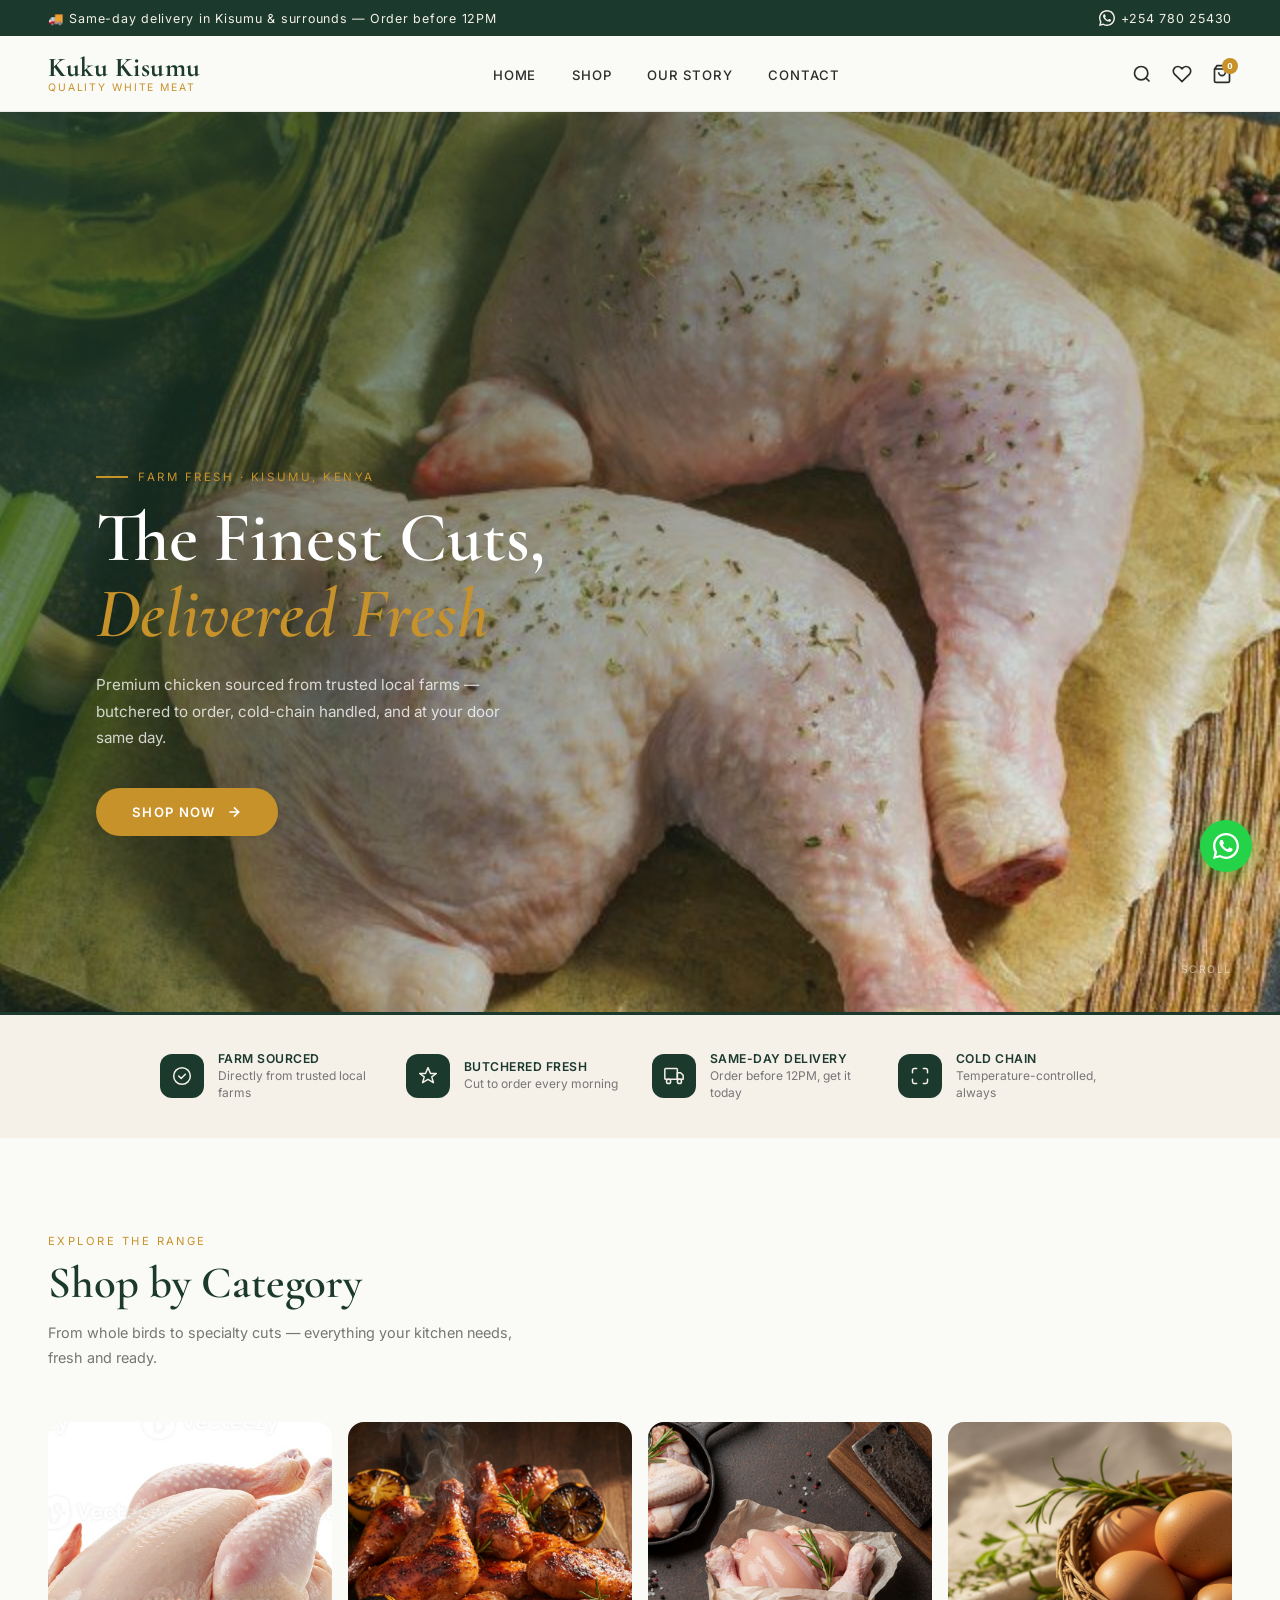
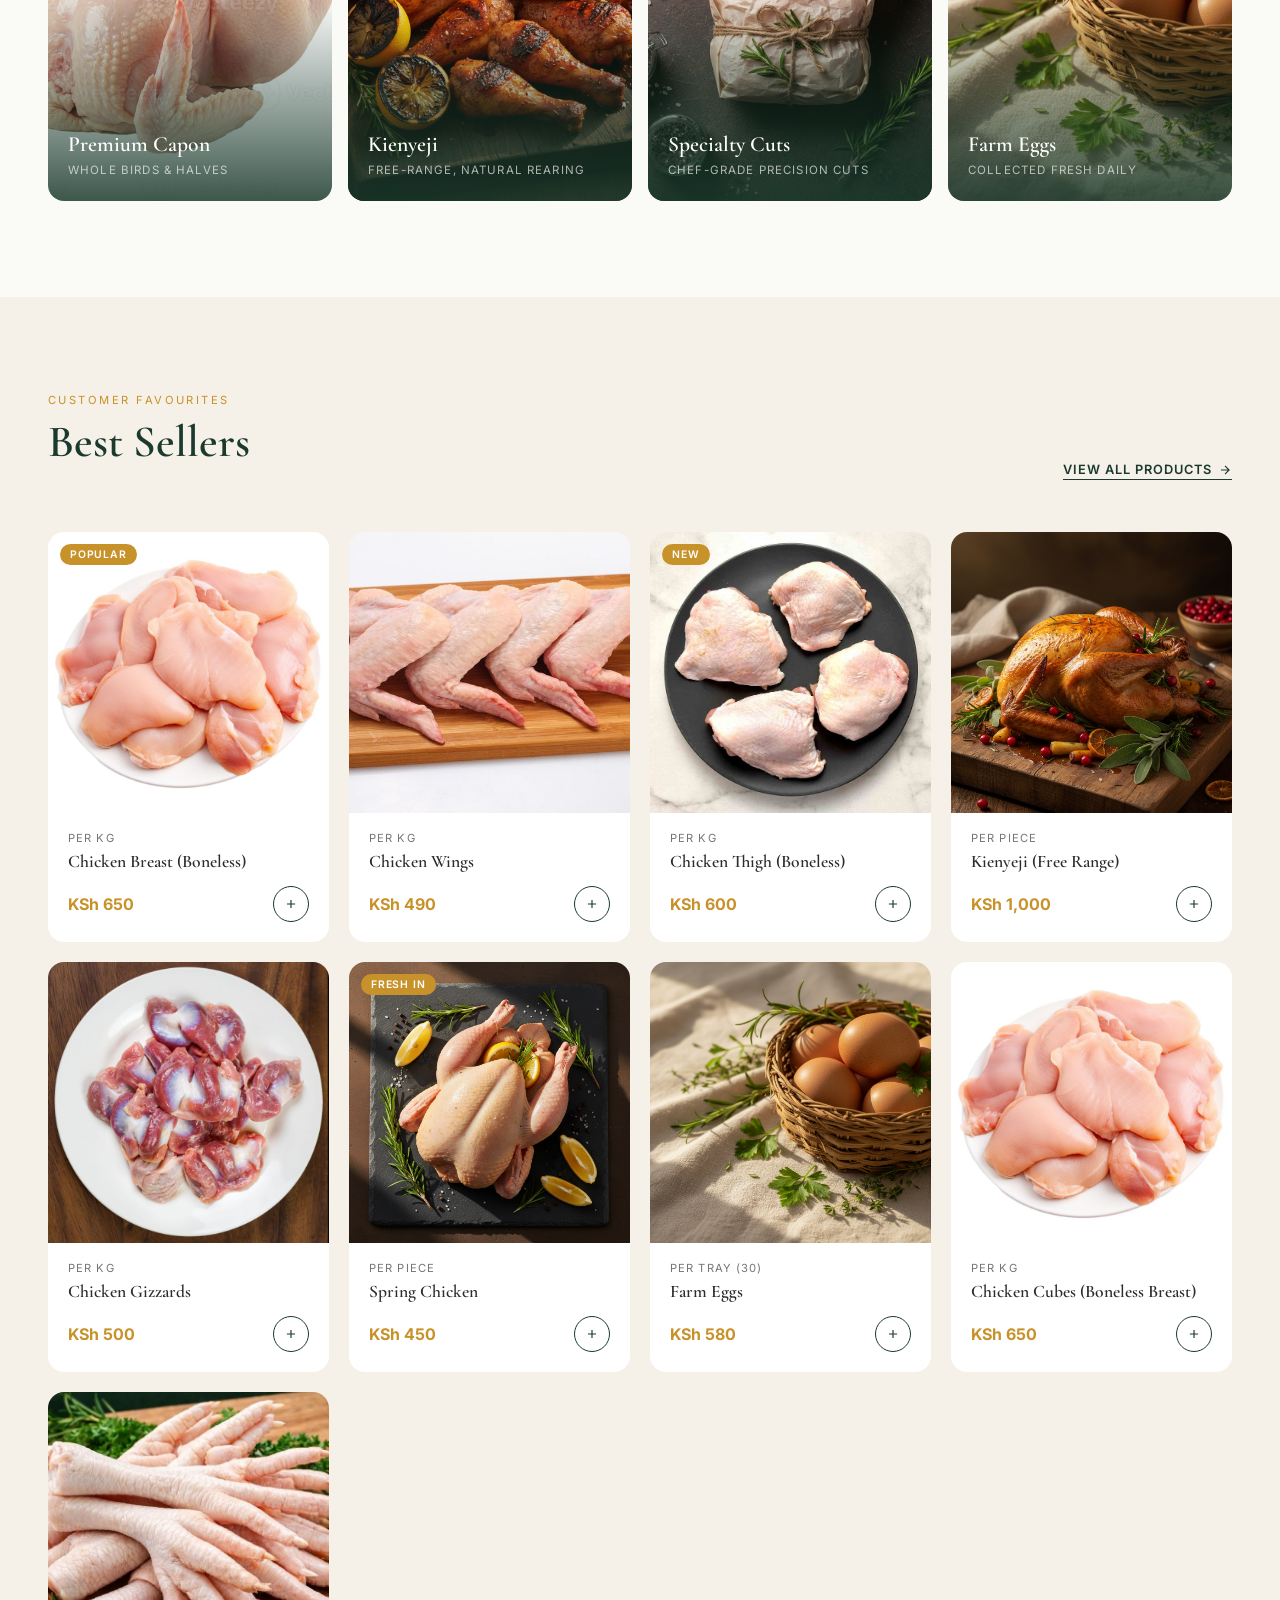
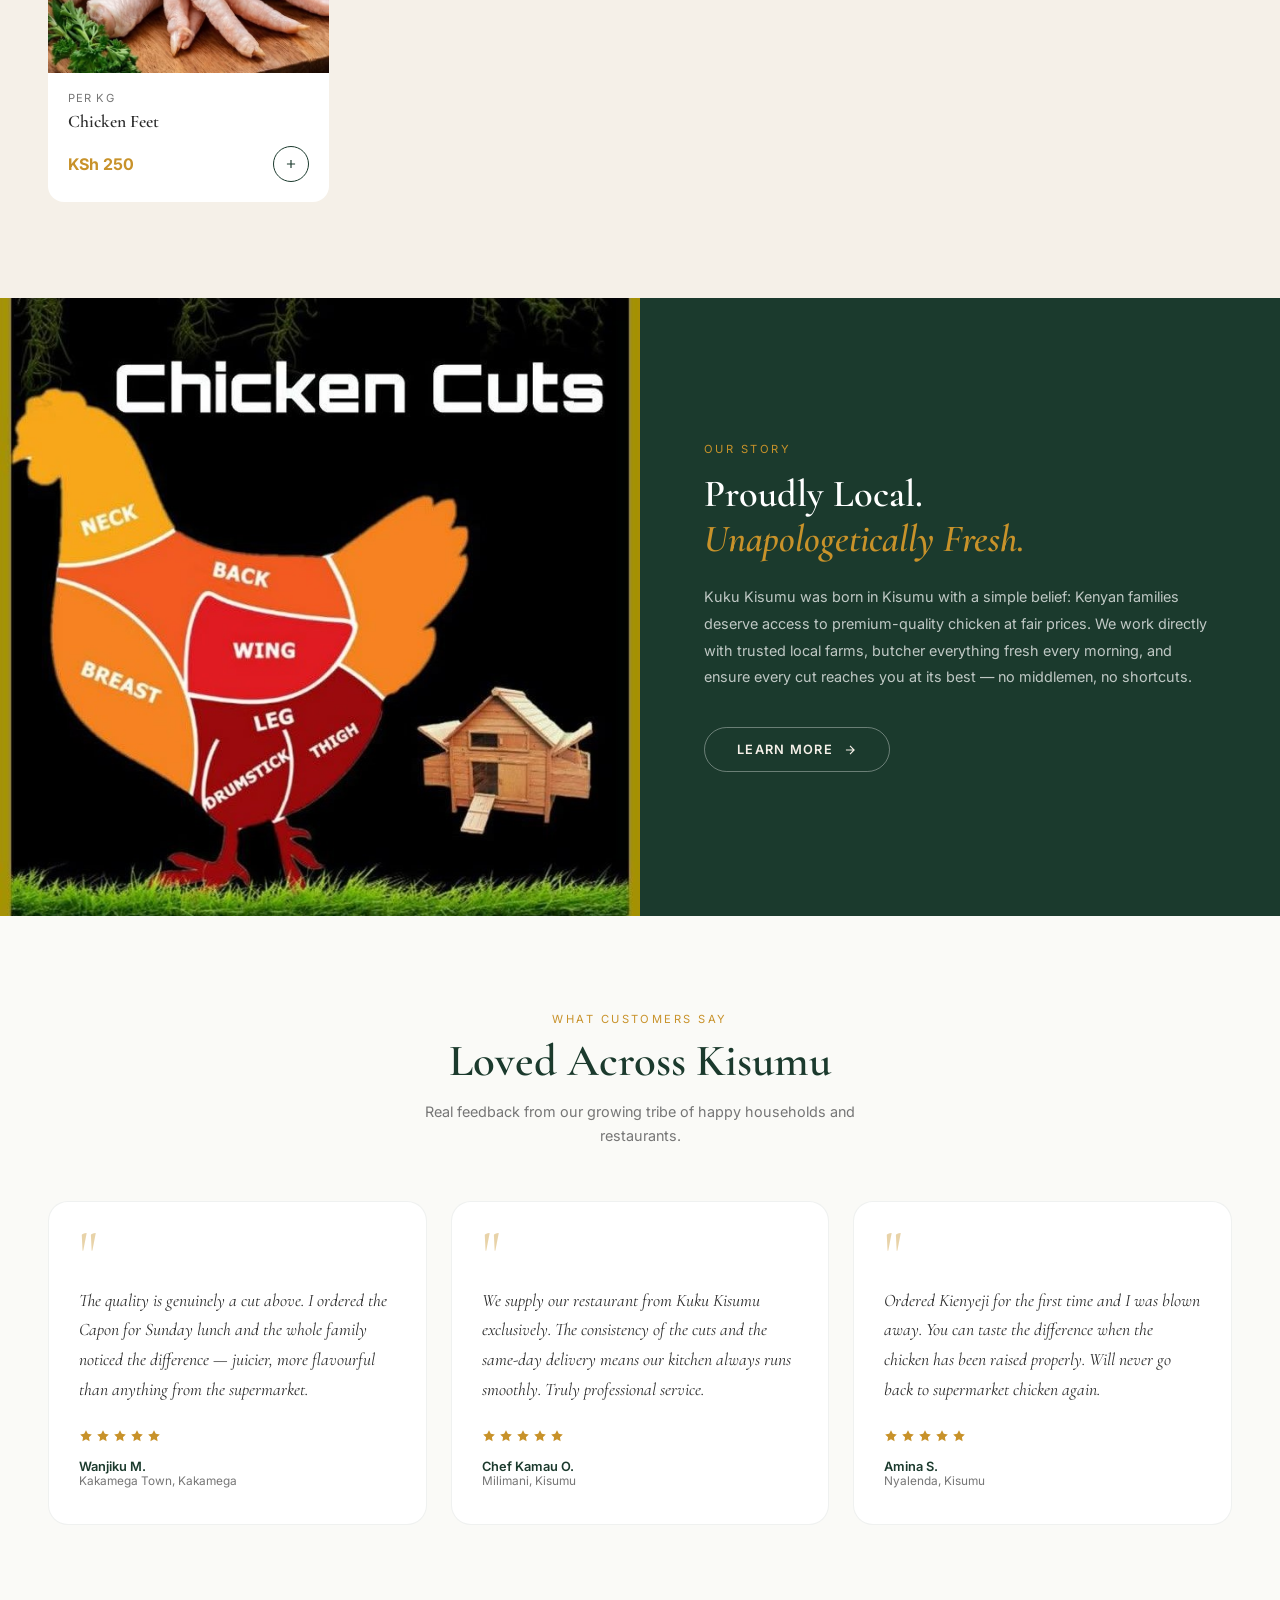
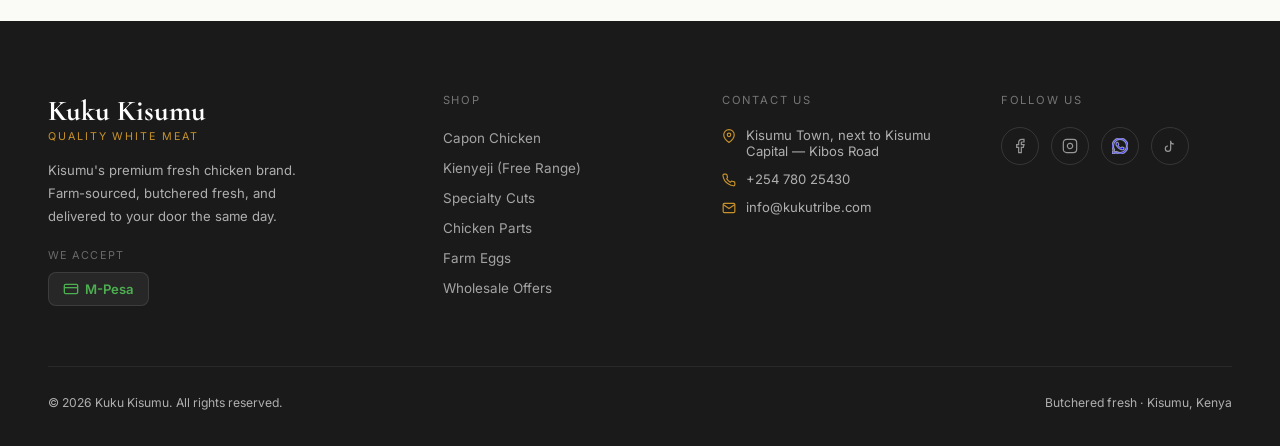
<file: kuku_tribe_homepage.html>
<!DOCTYPE html>
<html lang="en">
<head>
<meta charset="UTF-8">
<meta name="viewport" content="width=device-width, initial-scale=1.0">
<title>Kuku Kisumu — Quality White Meat</title>
<link rel="preconnect" href="https://fonts.googleapis.com">
<link href="https://fonts.googleapis.com/css2?family=Cormorant+Garamond:ital,wght@0,400;0,500;0,600;0,700;1,400;1,600&family=Inter:wght@300;400;500;600&display=swap" rel="stylesheet">
<style>
  *, *::before, *::after { box-sizing: border-box; margin: 0; padding: 0; }

  :root {
    --green:   #1B3A2D;
    --green-light: #234d3b;
    --cream:   #F5F0E8;
    --ivory:   #FAFAF7;
    --amber:   #C8922A;
    --amber-dark: #A67520;
    --charcoal:#2C2C2C;
    --grey:    #767676;
    --card-bg: #FFFFFF;
    --footer:  #1A1A1A;
  }

  html { scroll-behavior: smooth; }

  body {
    font-family: 'Inter', sans-serif;
    color: var(--charcoal);
    background: var(--ivory);
    overflow-x: hidden;
  }

  /* ── TOP BAR ──────────────────────────────── */
  .topbar {
    background: var(--green);
    color: var(--cream);
    font-size: 0.78rem;
    letter-spacing: 0.06em;
    padding: 10px 48px;
    display: flex;
    justify-content: space-between;
    align-items: center;
  }
  .topbar a { color: var(--cream); text-decoration: none; display: flex; align-items: center; gap: 6px; }
  .topbar a:hover { color: var(--amber); }
  .topbar svg { width:16px; height:16px; fill:currentColor; }

  /* ── NAVIGATION ───────────────────────────── */
  nav {
    background: var(--ivory);
    padding: 0 48px;
    display: flex;
    align-items: center;
    justify-content: space-between;
    height: 76px;
    position: sticky;
    top: 0;
    z-index: 100;
    border-bottom: 1px solid rgba(27,58,45,0.08);
    transition: box-shadow 0.3s;
  }
  nav.scrolled { box-shadow: 0 2px 24px rgba(0,0,0,0.08); }

  .nav-logo {
    display: flex;
    flex-direction: column;
    line-height: 1;
  }
  .nav-logo .brand { font-family: 'Cormorant Garamond', serif; font-size: 1.7rem; font-weight: 700; color: var(--green); letter-spacing: 0.02em; }
  .nav-logo .tagline { font-size: 0.65rem; letter-spacing: 0.18em; text-transform: uppercase; color: var(--amber); margin-top: 2px; }

  .nav-links { display: flex; gap: 36px; list-style: none; }
  .nav-links a { font-size: 0.82rem; font-weight: 500; letter-spacing: 0.06em; text-transform: uppercase; color: var(--charcoal); text-decoration: none; transition: color 0.2s; position: relative; }
  .nav-links a::after { content:''; position:absolute; bottom:-4px; left:0; width:0; height:1.5px; background:var(--amber); transition:width 0.25s; }
  .nav-links a:hover { color: var(--green); }
  .nav-links a:hover::after { width: 100%; }

  .nav-actions { display: flex; align-items: center; gap: 20px; }
  .nav-actions button { background: none; border: none; cursor: pointer; color: var(--charcoal); display: flex; align-items: center; transition: color 0.2s; }
  .nav-actions button:hover { color: var(--green); }
  .nav-actions svg { width: 20px; height: 20px; }
  .cart-btn { position: relative; }
  .cart-badge { position: absolute; top: -6px; right: -6px; background: var(--amber); color: #fff; font-size: 0.6rem; font-weight: 600; border-radius: 50%; width: 16px; height: 16px; display: flex; align-items: center; justify-content: center; }

  /* ── HERO ─────────────────────────────────── */
  .hero {
    position: relative;
    height: 100vh;
    min-height: 600px;
    background: var(--green);
    overflow: hidden;
    display: flex;
    align-items: flex-end;
  }

  .hero-bg {
    position: absolute; inset: 0;
    background:
      linear-gradient(135deg, rgba(27,58,45,0.82) 0%, rgba(27,58,45,0.3) 60%, transparent 100%),
      url('chicken parts/chicken whole leg.jpg') center/cover no-repeat;
    transform: scale(1.04);
    transition: transform 8s ease-out;
  }
  .hero-bg.loaded { transform: scale(1); }

  .hero-content {
    position: relative;
    z-index: 2;
    padding: 0 48px 80px;
    max-width: 620px;
    animation: heroFadeUp 0.9s ease both 0.2s;
  }

  .hero-eyebrow {
    font-size: 0.72rem;
    letter-spacing: 0.22em;
    text-transform: uppercase;
    color: var(--amber);
    margin-bottom: 16px;
    display: flex;
    align-items: center;
    gap: 10px;
  }
  .hero-eyebrow::before { content:''; width:32px; height:1.5px; background:var(--amber); }

  .hero h1 {
    font-family: 'Cormorant Garamond', serif;
    font-size: clamp(2.8rem, 5.5vw, 4.4rem);
    font-weight: 600;
    color: #fff;
    line-height: 1.08;
    margin-bottom: 20px;
  }
  .hero h1 em { font-style: italic; color: var(--amber); }

  .hero-sub {
    font-size: 0.95rem;
    color: rgba(255,255,255,0.78);
    line-height: 1.75;
    margin-bottom: 36px;
    max-width: 440px;
  }

  .btn-primary {
    display: inline-flex;
    align-items: center;
    gap: 10px;
    background: var(--amber);
    color: #fff;
    padding: 16px 36px;
    border-radius: 100px;
    font-size: 0.82rem;
    font-weight: 600;
    letter-spacing: 0.1em;
    text-transform: uppercase;
    text-decoration: none;
    transition: background 0.25s, transform 0.2s;
    border: none;
    cursor: pointer;
  }
  .btn-primary:hover { background: var(--amber-dark); transform: translateY(-2px); }
  .btn-primary svg { width:16px; height:16px; }

  .hero-scroll {
    position: absolute;
    bottom: 36px;
    right: 48px;
    display: flex;
    flex-direction: column;
    align-items: center;
    gap: 8px;
    color: rgba(255,255,255,0.5);
    font-size: 0.65rem;
    letter-spacing: 0.15em;
    text-transform: uppercase;
    z-index: 2;
  }
  .scroll-line { width: 1px; height: 48px; background: linear-gradient(to bottom, transparent, rgba(255,255,255,0.4)); animation: scrollPulse 2s ease-in-out infinite; }

  /* ── TRUST STRIP ──────────────────────────── */
  .trust-strip {
    background: var(--cream);
    border-top: 3px solid var(--green);
    padding: 36px 48px;
  }
  .trust-grid {
    max-width: 960px;
    margin: 0 auto;
    display: grid;
    grid-template-columns: repeat(4, 1fr);
    gap: 24px;
  }
  .trust-item {
    display: flex;
    align-items: center;
    gap: 14px;
    opacity: 0;
    transform: translateY(16px);
    transition: opacity 0.5s ease, transform 0.5s ease;
  }
  .trust-item.visible { opacity: 1; transform: translateY(0); }
  .trust-icon {
    width: 44px; height: 44px;
    background: var(--green);
    border-radius: 12px;
    display: flex; align-items: center; justify-content: center;
    flex-shrink: 0;
  }
  .trust-icon svg { width: 20px; height: 20px; stroke: var(--cream); fill: none; stroke-width: 1.8; }
  .trust-label { font-size: 0.76rem; font-weight: 600; letter-spacing: 0.04em; text-transform: uppercase; color: var(--green); margin-bottom: 2px; }
  .trust-desc { font-size: 0.75rem; color: var(--grey); line-height: 1.4; }

  /* ── SECTION SHARED ───────────────────────── */
  section { padding: 96px 48px; }
  .section-eyebrow { font-size: 0.7rem; letter-spacing: 0.22em; text-transform: uppercase; color: var(--amber); margin-bottom: 10px; }
  .section-title {
    font-family: 'Cormorant Garamond', serif;
    font-size: clamp(2rem, 3.5vw, 2.9rem);
    font-weight: 600;
    color: var(--green);
    line-height: 1.15;
    margin-bottom: 12px;
  }
  .section-sub { font-size: 0.9rem; color: var(--grey); max-width: 480px; line-height: 1.7; }
  .section-header { margin-bottom: 52px; }

  /* ── CATEGORIES ───────────────────────────── */
  .categories { background: var(--ivory); }
  .cat-grid {
    display: grid;
    grid-template-columns: repeat(4, 1fr);
    gap: 16px;
  }
  .cat-tile {
    position: relative;
    border-radius: 16px;
    overflow: hidden;
    aspect-ratio: 3/4;
    cursor: pointer;
    text-decoration: none;
  }
  .cat-tile img {
    width: 100%; height: 100%;
    object-fit: cover;
    transition: transform 0.5s ease;
  }
  .cat-tile:hover img { transform: scale(1.06); }
  .cat-tile-overlay {
    position: absolute; inset: 0;
    background: linear-gradient(to top, rgba(27,58,45,0.85) 0%, transparent 55%);
    transition: background 0.3s;
  }
  .cat-tile:hover .cat-tile-overlay { background: linear-gradient(to top, rgba(27,58,45,0.92) 0%, rgba(27,58,45,0.15) 55%); }
  .cat-tile-info {
    position: absolute;
    bottom: 0; left: 0; right: 0;
    padding: 24px 20px;
  }
  .cat-tile-name { font-family: 'Cormorant Garamond', serif; font-size: 1.35rem; font-weight: 600; color: #fff; margin-bottom: 6px; }
  .cat-tile-count { font-size: 0.72rem; letter-spacing: 0.1em; text-transform: uppercase; color: rgba(255,255,255,0.65); }
  .cat-tile-arrow {
    position: absolute;
    top: 20px; right: 20px;
    width: 36px; height: 36px;
    border-radius: 50%;
    background: rgba(255,255,255,0.15);
    -webkit-backdrop-filter: blur(8px);
    backdrop-filter: blur(8px);
    display: flex; align-items: center; justify-content: center;
    opacity: 0;
    transform: translateY(4px);
    transition: opacity 0.3s, transform 0.3s;
  }
  .cat-tile:hover .cat-tile-arrow { opacity: 1; transform: translateY(0); }
  .cat-tile-arrow svg { width: 14px; height: 14px; stroke: #fff; fill: none; stroke-width: 2; }

  /* ── PRODUCTS ─────────────────────────────── */
  .products { background: var(--cream); }
  .products-header { display: flex; justify-content: space-between; align-items: flex-end; margin-bottom: 52px; }
  .view-all { font-size: 0.8rem; font-weight: 600; letter-spacing: 0.08em; text-transform: uppercase; color: var(--green); text-decoration: none; display: flex; align-items: center; gap: 6px; border-bottom: 1.5px solid var(--green); padding-bottom: 2px; transition: color 0.2s, border-color 0.2s; }
  .view-all:hover { color: var(--amber); border-color: var(--amber); }
  .view-all svg { width: 14px; height: 14px; stroke: currentColor; fill: none; stroke-width: 2; }

  .product-grid {
    display: grid;
    grid-template-columns: repeat(4, 1fr);
    gap: 20px;
  }
  .product-card {
    background: var(--card-bg);
    border-radius: 16px;
    overflow: hidden;
    transition: transform 0.28s ease, box-shadow 0.28s ease;
    cursor: pointer;
    opacity: 0;
    transform: translateY(24px);
    transition: opacity 0.5s ease, transform 0.5s ease, box-shadow 0.28s ease;
  }
  .product-card.visible { opacity: 1; transform: translateY(0); }
  .product-card:hover { box-shadow: 0 16px 48px rgba(27,58,45,0.13); transform: translateY(-4px); }

  .product-img {
    width: 100%;
    aspect-ratio: 1;
    object-fit: cover;
    background: #f0ede8;
    display: block;
    transition: transform 0.4s ease;
  }
  .product-card:hover .product-img { transform: scale(1.04); }
  .product-img-wrap { overflow: hidden; position: relative; }

  .product-badge {
    position: absolute;
    top: 12px; left: 12px;
    background: var(--amber);
    color: #fff;
    font-size: 0.65rem;
    font-weight: 600;
    letter-spacing: 0.08em;
    text-transform: uppercase;
    padding: 4px 10px;
    border-radius: 100px;
  }

  .product-body { padding: 18px 20px 20px; }
  .product-unit { font-size: 0.7rem; text-transform: uppercase; letter-spacing: 0.1em; color: var(--grey); margin-bottom: 6px; }
  .product-name { font-family: 'Cormorant Garamond', serif; font-size: 1.1rem; font-weight: 600; color: var(--charcoal); margin-bottom: 12px; line-height: 1.3; }
  .product-footer { display: flex; align-items: center; justify-content: space-between; }
  .product-price { font-size: 1rem; font-weight: 700; color: var(--amber); }
  .add-to-cart {
    width: 36px; height: 36px;
    border-radius: 50%;
    border: 1.5px solid var(--green);
    background: none;
    cursor: pointer;
    display: flex; align-items: center; justify-content: center;
    transition: background 0.2s, border-color 0.2s;
  }
  .add-to-cart svg { width: 14px; height: 14px; stroke: var(--green); fill: none; stroke-width: 2; transition: stroke 0.2s; }
  .add-to-cart:hover { background: var(--green); border-color: var(--green); }
  .add-to-cart:hover svg { stroke: #fff; }

  /* ── STORY STRIP ──────────────────────────── */
  .story {
    background: var(--green);
    padding: 0;
    display: grid;
    grid-template-columns: 1fr 1fr;
    min-height: 560px;
  }
  .story-img {
    width: 100%; height: 100%;
    object-fit: cover;
    min-height: 480px;
    display: block;
  }
  .story-content {
    padding: 80px 64px;
    display: flex;
    flex-direction: column;
    justify-content: center;
  }
  .story-eyebrow { font-size: 0.7rem; letter-spacing: 0.22em; text-transform: uppercase; color: var(--amber); margin-bottom: 16px; }
  .story h2 { font-family: 'Cormorant Garamond', serif; font-size: clamp(2rem, 3vw, 2.7rem); font-weight: 600; color: #fff; line-height: 1.18; margin-bottom: 22px; }
  .story h2 em { font-style: italic; color: var(--amber); }
  .story p { font-size: 0.9rem; color: rgba(255,255,255,0.72); line-height: 1.85; margin-bottom: 36px; }
  .btn-outline {
    display: inline-flex;
    align-items: center;
    gap: 10px;
    color: var(--cream);
    border: 1.5px solid rgba(255,255,255,0.35);
    padding: 14px 32px;
    border-radius: 100px;
    font-size: 0.8rem;
    font-weight: 600;
    letter-spacing: 0.1em;
    text-transform: uppercase;
    text-decoration: none;
    transition: border-color 0.25s, background 0.25s;
    align-self: flex-start;
  }
  .btn-outline:hover { border-color: var(--amber); background: rgba(200,146,42,0.12); }
  .btn-outline svg { width: 14px; height: 14px; stroke: currentColor; fill: none; stroke-width: 2; }

  /* ── TESTIMONIALS ─────────────────────────── */
  .testimonials { background: var(--ivory); text-align: center; }
  .testimonials .section-header { text-align: center; }
  .testimonials .section-sub { margin: 0 auto; }
  .testi-grid { display: grid; grid-template-columns: repeat(3, 1fr); gap: 24px; }
  .testi-card {
    background: var(--card-bg);
    border-radius: 20px;
    padding: 36px 30px;
    text-align: left;
    border: 1px solid rgba(27,58,45,0.07);
    position: relative;
    opacity: 0;
    transform: translateY(20px);
    transition: opacity 0.5s ease, transform 0.5s ease;
  }
  .testi-card.visible { opacity: 1; transform: translateY(0); }
  .testi-quote-mark {
    font-family: 'Cormorant Garamond', serif;
    font-size: 4rem;
    color: var(--amber);
    line-height: 0.5;
    margin-bottom: 16px;
    opacity: 0.4;
  }
  .testi-text { font-family: 'Cormorant Garamond', serif; font-size: 1.1rem; font-style: italic; color: var(--charcoal); line-height: 1.7; margin-bottom: 24px; }
  .testi-stars { display: flex; gap: 3px; margin-bottom: 16px; }
  .testi-stars svg { width: 14px; height: 14px; fill: var(--amber); }
  .testi-author { font-size: 0.8rem; font-weight: 600; color: var(--green); }
  .testi-location { font-size: 0.74rem; color: var(--grey); }

  /* ── FOOTER ───────────────────────────────── */
  footer {
    background: var(--footer);
    color: rgba(255,255,255,0.65);
    padding: 72px 48px 36px;
  }
  .footer-grid {
    display: grid;
    grid-template-columns: 1.5fr 1fr 1fr 1fr;
    gap: 48px;
    margin-bottom: 60px;
  }
  .footer-brand .brand { font-family: 'Cormorant Garamond', serif; font-size: 1.8rem; font-weight: 700; color: #fff; }
  .footer-brand .tagline { font-size: 0.67rem; letter-spacing: 0.18em; text-transform: uppercase; color: var(--amber); margin-top: 2px; margin-bottom: 16px; }
  .footer-brand p { font-size: 0.82rem; line-height: 1.75; max-width: 260px; }
  .footer-title { font-size: 0.7rem; letter-spacing: 0.16em; text-transform: uppercase; color: rgba(255,255,255,0.4); margin-bottom: 20px; }
  .footer-links { list-style: none; display: flex; flex-direction: column; gap: 10px; }
  .footer-links a { font-size: 0.84rem; color: rgba(255,255,255,0.6); text-decoration: none; transition: color 0.2s; }
  .footer-links a:hover { color: var(--amber); }
  .footer-contact { display: flex; flex-direction: column; gap: 12px; }
  .footer-contact-item { display: flex; align-items: flex-start; gap: 10px; font-size: 0.82rem; }
  .footer-contact-item svg { width: 14px; height: 14px; stroke: var(--amber); fill: none; stroke-width: 2; flex-shrink: 0; margin-top: 2px; }
  .payment-wrap { margin-top: 20px; }
  .payment-label { font-size: 0.68rem; letter-spacing: 0.1em; text-transform: uppercase; color: rgba(255,255,255,0.35); margin-bottom: 10px; }
  .mpesa-badge {
    display: inline-flex;
    align-items: center;
    gap: 6px;
    background: rgba(255,255,255,0.06);
    border: 1px solid rgba(255,255,255,0.1);
    border-radius: 8px;
    padding: 8px 14px;
    font-size: 0.82rem;
    font-weight: 600;
    color: #4CAF50;
  }
  .social-icons { display: flex; gap: 12px; margin-top: 4px; }
  .social-icon { width: 38px; height: 38px; border-radius: 50%; border: 1px solid rgba(255,255,255,0.12); display: flex; align-items: center; justify-content: center; transition: border-color 0.2s, background 0.2s; text-decoration: none; }
  .social-icon svg { width: 16px; height: 16px; stroke: rgba(255,255,255,0.55); fill: none; stroke-width: 1.8; }
  .social-icon:hover { border-color: var(--amber); background: rgba(200,146,42,0.1); }
  .social-icon:hover svg { stroke: var(--amber); }
  .footer-bottom {
    border-top: 1px solid rgba(255,255,255,0.07);
    padding-top: 28px;
    display: flex;
    justify-content: space-between;
    align-items: center;
    font-size: 0.76rem;
  }

  /* ── WHATSAPP FLOAT ───────────────────────── */
  .wa-float {
    position: fixed;
    bottom: 28px; right: 28px;
    width: 52px; height: 52px;
    background: #25d348;
    border-radius: 50%;
    display: flex; align-items: center; justify-content: center;
    box-shadow: 0 4px 20px rgba(37, 211, 49, 0.4);
    z-index: 200;
    text-decoration: none;
    transition: transform 0.2s, box-shadow 0.2s;
  }
  .wa-float:hover { transform: scale(1.1); box-shadow: 0 6px 28px rgba(37,211,102,0.55); }
  .wa-float svg { width: 26px; height: 26px; fill: #fff; }

  /* ── ANIMATIONS ───────────────────────────── */
  @keyframes heroFadeUp { from { opacity:0; transform: translateY(28px); } to { opacity:1; transform: translateY(0); } }
  @keyframes scrollPulse { 0%,100% { opacity:0.4; } 50% { opacity:1; } }

  /* ── RESPONSIVE ───────────────────────────── */
  @media (max-width: 1024px) {
    .cat-grid { grid-template-columns: repeat(2, 1fr); }
    .product-grid { grid-template-columns: repeat(2, 1fr); }
    .footer-grid { grid-template-columns: 1fr 1fr; gap: 36px; }
  }
  @media (max-width: 768px) {
    .topbar { padding: 10px 20px; }
    nav { padding: 0 20px; height: 64px; }
    .nav-links { display: none; }
    section { padding: 72px 20px; }
    .hero-content { padding: 0 20px 64px; }
    .trust-grid { grid-template-columns: repeat(2, 1fr); }
    .cat-grid { grid-template-columns: repeat(2, 1fr); gap: 10px; }
    .product-grid { grid-template-columns: repeat(2, 1fr); gap: 12px; }
    .story { grid-template-columns: 1fr; }
    .story-img { min-height: 300px; max-height: 340px; }
    .story-content { padding: 52px 28px; }
    .testi-grid { grid-template-columns: 1fr; }
    .footer-grid { grid-template-columns: 1fr; gap: 32px; }
    .footer-bottom { flex-direction: column; gap: 12px; text-align: center; }
  }
</style>
<base target="_blank">
</head>
<body>

<!-- TOP BAR -->
<div class="topbar">
  <span>🚚 Same-day delivery in Kisumu &amp; surrounds — Order before 12PM</span>
  <a href="https://wa.me/25478025430">
    <svg viewBox="0 0 24 24"><path d="M17.472 14.382c-.297-.149-1.758-.867-2.03-.967-.273-.099-.471-.148-.67.15-.197.297-.767.966-.94 1.164-.173.199-.347.223-.644.075-.297-.15-1.255-.463-2.39-1.475-.883-.788-1.48-1.761-1.653-2.059-.173-.297-.018-.458.13-.606.134-.133.298-.347.446-.52.149-.174.198-.298.298-.497.099-.198.05-.371-.025-.52-.075-.149-.669-1.612-.916-2.207-.242-.579-.487-.5-.669-.51-.173-.008-.371-.01-.57-.01-.198 0-.52.074-.792.372-.272.297-1.04 1.016-1.04 2.479 0 1.462 1.065 2.875 1.213 3.074.149.198 2.096 3.2 5.077 4.487.709.306 1.262.489 1.694.625.712.227 1.36.195 1.871.118.571-.085 1.758-.719 2.006-1.413.248-.694.248-1.289.173-1.413-.074-.124-.272-.198-.57-.347z"/><path d="M12 0C5.373 0 0 5.373 0 12c0 2.127.558 4.122 1.533 5.854L0 24l6.335-1.51A11.955 11.955 0 0012 24c6.627 0 12-5.373 12-12S18.627 0 12 0zm0 21.818a9.822 9.822 0 01-5.002-1.369l-.36-.212-3.72.887.924-3.623-.235-.373A9.787 9.787 0 012.182 12C2.182 6.59 6.59 2.182 12 2.182c5.41 0 9.818 4.408 9.818 9.818 0 5.41-4.408 9.818-9.818 9.818z"/></svg>
    +254 780 25430
  </a>
</div>

<!-- NAV -->
<nav id="mainNav">
  <div class="nav-logo">
    <span class="brand">Kuku Kisumu</span>
    <span class="tagline">Quality White Meat</span>
  </div>
  <ul class="nav-links">
    <li><a href="#">Home</a></li>
    <li><a href="#">Shop</a></li>
    <li><a href="#">Our Story</a></li>
    <li><a href="#">Contact</a></li>
  </ul>
  <div class="nav-actions">
    <button aria-label="Search">
      <svg viewBox="0 0 24 24" fill="none" stroke="currentColor" stroke-width="2"><circle cx="11" cy="11" r="8"/><path d="m21 21-4.35-4.35"/></svg>
    </button>
    <button aria-label="Wishlist">
      <svg viewBox="0 0 24 24" fill="none" stroke="currentColor" stroke-width="2"><path d="M20.84 4.61a5.5 5.5 0 0 0-7.78 0L12 5.67l-1.06-1.06a5.5 5.5 0 0 0-7.78 7.78l1.06 1.06L12 21.23l7.78-7.78 1.06-1.06a5.5 5.5 0 0 0 0-7.78z"/></svg>
    </button>
    <button class="cart-btn" aria-label="Cart">
      <svg viewBox="0 0 24 24" fill="none" stroke="currentColor" stroke-width="2"><path d="M6 2 3 6v14a2 2 0 0 0 2 2h14a2 2 0 0 0 2-2V6l-3-4z"/><line x1="3" y1="6" x2="21" y2="6"/><path d="M16 10a4 4 0 0 1-8 0"/></svg>
      <span class="cart-badge">0</span>
    </button>
  </div>
</nav>

<!-- HERO -->
<section class="hero">
  <div class="hero-bg" id="heroBg"></div>
  <div class="hero-content">
    <div class="hero-eyebrow">Farm Fresh · Kisumu, Kenya</div>
    <h1>The Finest Cuts,<br><em>Delivered Fresh</em></h1>
    <p class="hero-sub">Premium chicken sourced from trusted local farms — butchered to order, cold-chain handled, and at your door same day.</p>
    <a href="#" class="btn-primary">
      Shop Now
      <svg viewBox="0 0 24 24" fill="none" stroke="currentColor" stroke-width="2.5"><path d="M5 12h14M12 5l7 7-7 7"/></svg>
    </a>
  </div>
  <div class="hero-scroll">
    <div class="scroll-line"></div>
    <span>Scroll</span>
  </div>
</section>

<!-- TRUST STRIP -->
<div class="trust-strip">
  <div class="trust-grid">
    <div class="trust-item">
      <div class="trust-icon">
        <svg viewBox="0 0 24 24"><path d="M12 2C6.48 2 2 6.48 2 12s4.48 10 10 10 10-4.48 10-10S17.52 2 12 2z" stroke-linecap="round" stroke-linejoin="round"/><path d="M8 12l3 3 5-5" stroke-linecap="round" stroke-linejoin="round"/></svg>
      </div>
      <div><div class="trust-label">Farm Sourced</div><div class="trust-desc">Directly from trusted local farms</div></div>
    </div>
    <div class="trust-item">
      <div class="trust-icon">
        <svg viewBox="0 0 24 24"><path d="M12 2l3 7h7l-5.5 4 2 7L12 16l-6.5 4 2-7L2 9h7z" stroke-linecap="round" stroke-linejoin="round"/></svg>
      </div>
      <div><div class="trust-label">Butchered Fresh</div><div class="trust-desc">Cut to order every morning</div></div>
    </div>
    <div class="trust-item">
      <div class="trust-icon">
        <svg viewBox="0 0 24 24"><rect x="1" y="3" width="15" height="13" rx="1" stroke-linecap="round" stroke-linejoin="round"/><path d="M16 8h4l3 3v5h-7V8z" stroke-linecap="round" stroke-linejoin="round"/><circle cx="5.5" cy="18.5" r="2.5"/><circle cx="18.5" cy="18.5" r="2.5"/></svg>
      </div>
      <div><div class="trust-label">Same-Day Delivery</div><div class="trust-desc">Order before 12PM, get it today</div></div>
    </div>
    <div class="trust-item">
      <div class="trust-icon">
        <svg viewBox="0 0 24 24"><path d="M8 3H5a2 2 0 0 0-2 2v3m18 0V5a2 2 0 0 0-2-2h-3m0 18h3a2 2 0 0 0 2-2v-3M3 16v3a2 2 0 0 0 2 2h3" stroke-linecap="round" stroke-linejoin="round"/></svg>
      </div>
      <div><div class="trust-label">Cold Chain</div><div class="trust-desc">Temperature-controlled, always</div></div>
    </div>
  </div>
</div>

<!-- CATEGORIES -->
<section class="categories">
  <div class="section-header">
    <div class="section-eyebrow">Explore the Range</div>
    <h2 class="section-title">Shop by Category</h2>
    <p class="section-sub">From whole birds to specialty cuts — everything your kitchen needs, fresh and ready.</p>
  </div>
  <div class="cat-grid">
    <a class="cat-tile" href="#">
      <img src="chicken parts/whole chicken.jpg" alt="Capon Chicken" loading="lazy">
      <div class="cat-tile-overlay"></div>
      <div class="cat-tile-info">
        <div class="cat-tile-name">Premium Capon</div>
        <div class="cat-tile-count">Whole birds &amp; halves</div>
      </div>
      <div class="cat-tile-arrow"><svg viewBox="0 0 24 24"><path d="M7 17L17 7M7 7h10v10"/></svg></div>
    </a>
    <a class="cat-tile" href="#">
      <img src="chicken parts/tribegrill pack.png" alt="Kienyeji Chicken" loading="lazy">
      <div class="cat-tile-overlay"></div>
      <div class="cat-tile-info">
        <div class="cat-tile-name">Kienyeji</div>
        <div class="cat-tile-count">Free-range, natural rearing</div>
      </div>
      <div class="cat-tile-arrow"><svg viewBox="0 0 24 24"><path d="M7 17L17 7M7 7h10v10"/></svg></div>
    </a>
    <a class="cat-tile" href="#">
      <img src="chicken parts/chefs special.png" alt="Specialty Cuts" loading="lazy">
      <div class="cat-tile-overlay"></div>
      <div class="cat-tile-info">
        <div class="cat-tile-name">Specialty Cuts</div>
        <div class="cat-tile-count">Chef-grade precision cuts</div>
      </div>
      <div class="cat-tile-arrow"><svg viewBox="0 0 24 24"><path d="M7 17L17 7M7 7h10v10"/></svg></div>
    </a>
    <a class="cat-tile" href="#">
      <img src="chicken parts/chicken eggs.png" alt="Farm Eggs" loading="lazy">
      <div class="cat-tile-overlay"></div>
      <div class="cat-tile-info">
        <div class="cat-tile-name">Farm Eggs</div>
        <div class="cat-tile-count">Collected fresh daily</div>
      </div>
      <div class="cat-tile-arrow"><svg viewBox="0 0 24 24"><path d="M7 17L17 7M7 7h10v10"/></svg></div>
    </a>
  </div>
</section>

<!-- PRODUCTS -->
<section class="products">
  <div class="products-header">
    <div>
      <div class="section-eyebrow">Customer Favourites</div>
      <h2 class="section-title">Best Sellers</h2>
    </div>
    <a href="#" class="view-all">View All Products <svg viewBox="0 0 24 24"><path d="M5 12h14M12 5l7 7-7 7"/></svg></a>
  </div>
  <div class="product-grid" id="productGrid">

    <div class="product-card">
      <div class="product-img-wrap">
        <img class="product-img" src="chicken parts/chicken fillets.jpg" alt="Chicken Breast">
        <span class="product-badge">Popular</span>
      </div>
      <div class="product-body">
        <div class="product-unit">Per KG</div>
        <div class="product-name">Chicken Breast (Boneless)</div>
        <div class="product-footer">
          <span class="product-price">KSh 650</span>
          <button class="add-to-cart" aria-label="Add to cart">
            <svg viewBox="0 0 24 24"><path d="M12 5v14M5 12h14"/></svg>
          </button>
        </div>
      </div>
    </div>

    <div class="product-card">
      <div class="product-img-wrap">
        <img class="product-img" src="chicken parts/chicken wings.jpg" alt="Chicken Wings">
      </div>
      <div class="product-body">
        <div class="product-unit">Per KG</div>
        <div class="product-name">Chicken Wings</div>
        <div class="product-footer">
          <span class="product-price">KSh 490</span>
          <button class="add-to-cart" aria-label="Add to cart">
            <svg viewBox="0 0 24 24"><path d="M12 5v14M5 12h14"/></svg>
          </button>
        </div>
      </div>
    </div>

    <div class="product-card">
      <div class="product-img-wrap">
        <img class="product-img" src="chicken parts/chicken thighs.jpg" alt="Chicken Thigh">
        <span class="product-badge">New</span>
      </div>
      <div class="product-body">
        <div class="product-unit">Per KG</div>
        <div class="product-name">Chicken Thigh (Boneless)</div>
        <div class="product-footer">
          <span class="product-price">KSh 600</span>
          <button class="add-to-cart" aria-label="Add to cart">
            <svg viewBox="0 0 24 24"><path d="M12 5v14M5 12h14"/></svg>
          </button>
        </div>
      </div>
    </div>

    <div class="product-card">
      <div class="product-img-wrap">
        <img class="product-img" src="chicken parts/whole turkey.png" alt="Kienyeji Chicken">
      </div>
      <div class="product-body">
        <div class="product-unit">Per Piece</div>
        <div class="product-name">Kienyeji (Free Range)</div>
        <div class="product-footer">
          <span class="product-price">KSh 1,000</span>
          <button class="add-to-cart" aria-label="Add to cart">
            <svg viewBox="0 0 24 24"><path d="M12 5v14M5 12h14"/></svg>
          </button>
        </div>
      </div>
    </div>

    <div class="product-card">
      <div class="product-img-wrap">
        <img class="product-img" src="chicken parts/chicken gizzard.jpg" alt="Chicken Gizzards">
      </div>
      <div class="product-body">
        <div class="product-unit">Per KG</div>
        <div class="product-name">Chicken Gizzards</div>
        <div class="product-footer">
          <span class="product-price">KSh 500</span>
          <button class="add-to-cart" aria-label="Add to cart">
            <svg viewBox="0 0 24 24"><path d="M12 5v14M5 12h14"/></svg>
          </button>
        </div>
      </div>
    </div>

    <div class="product-card">
      <div class="product-img-wrap">
        <img class="product-img" src="chicken parts/chicken whole.png" alt="Spring Chicken">
        <span class="product-badge">Fresh In</span>
      </div>
      <div class="product-body">
        <div class="product-unit">Per Piece</div>
        <div class="product-name">Spring Chicken</div>
        <div class="product-footer">
          <span class="product-price">KSh 450</span>
          <button class="add-to-cart" aria-label="Add to cart">
            <svg viewBox="0 0 24 24"><path d="M12 5v14M5 12h14"/></svg>
          </button>
        </div>
      </div>
    </div>

    <div class="product-card">
      <div class="product-img-wrap">
        <img class="product-img" src="chicken parts/chicken eggs.png" alt="Farm Eggs">
      </div>
      <div class="product-body">
        <div class="product-unit">Per Tray (30)</div>
        <div class="product-name">Farm Eggs</div>
        <div class="product-footer">
          <span class="product-price">KSh 580</span>
          <button class="add-to-cart" aria-label="Add to cart">
            <svg viewBox="0 0 24 24"><path d="M12 5v14M5 12h14"/></svg>
          </button>
        </div>
      </div>
    </div>

    <div class="product-card">
      <div class="product-img-wrap">
        <img class="product-img" src="chicken parts/chicken fillets.jpg" alt="Chicken Cubes">
      </div>
      <div class="product-body">
        <div class="product-unit">Per KG</div>
        <div class="product-name">Chicken Cubes (Boneless Breast)</div>
        <div class="product-footer">
          <span class="product-price">KSh 650</span>
          <button class="add-to-cart" aria-label="Add to cart">
            <svg viewBox="0 0 24 24"><path d="M12 5v14M5 12h14"/></svg>
          </button>
        </div>
      </div>
    </div>

<div class="product-card">
      <div class="product-img-wrap">
        <img class="product-img" src="chicken parts/chicken feet..jpg" alt="Chicken Feet">
      </div>
      <div class="product-body">
        <div class="product-unit">Per KG</div>
        <div class="product-name">Chicken Feet</div>
        <div class="product-footer">
          <span class="product-price">KSh 250</span>
          <button class="add-to-cart" aria-label="Add to cart">
            <svg viewBox="0 0 24 24"><path d="M12 5v14M5 12h14"/></svg>
          </button>
        </div>
      </div>
    </div>
  </div>
</section>

<!-- STORY -->
<div class="story">
  <img class="story-img" src="chicken parts/chicken parts.jpg" alt="Kuku Kisumu Farm">
  <div class="story-content">
    <div class="story-eyebrow">Our Story</div>
    <h2>Proudly Local.<br><em>Unapologetically Fresh.</em></h2>
    <p>Kuku Kisumu was born in Kisumu with a simple belief: Kenyan families deserve access to premium-quality chicken at fair prices. We work directly with trusted local farms, butcher everything fresh every morning, and ensure every cut reaches you at its best — no middlemen, no shortcuts.</p>
    <a href="#" class="btn-outline">
      Learn More
      <svg viewBox="0 0 24 24"><path d="M5 12h14M12 5l7 7-7 7"/></svg>
    </a>
  </div>
</div>

<!-- TESTIMONIALS -->
<section class="testimonials">
  <div class="section-header">
    <div class="section-eyebrow">What Customers Say</div>
    <h2 class="section-title">Loved Across Kisumu</h2>
    <p class="section-sub">Real feedback from our growing tribe of happy households and restaurants.</p>
  </div>
  <div class="testi-grid">
    <div class="testi-card">
      <div class="testi-quote-mark">"</div>
      <p class="testi-text">The quality is genuinely a cut above. I ordered the Capon for Sunday lunch and the whole family noticed the difference — juicier, more flavourful than anything from the supermarket.</p>
      <div class="testi-stars">
        <svg viewBox="0 0 24 24"><polygon points="12 2 15.09 8.26 22 9.27 17 14.14 18.18 21.02 12 17.77 5.82 21.02 7 14.14 2 9.27 8.91 8.26 12 2"/></svg>
        <svg viewBox="0 0 24 24"><polygon points="12 2 15.09 8.26 22 9.27 17 14.14 18.18 21.02 12 17.77 5.82 21.02 7 14.14 2 9.27 8.91 8.26 12 2"/></svg>
        <svg viewBox="0 0 24 24"><polygon points="12 2 15.09 8.26 22 9.27 17 14.14 18.18 21.02 12 17.77 5.82 21.02 7 14.14 2 9.27 8.91 8.26 12 2"/></svg>
        <svg viewBox="0 0 24 24"><polygon points="12 2 15.09 8.26 22 9.27 17 14.14 18.18 21.02 12 17.77 5.82 21.02 7 14.14 2 9.27 8.91 8.26 12 2"/></svg>
        <svg viewBox="0 0 24 24"><polygon points="12 2 15.09 8.26 22 9.27 17 14.14 18.18 21.02 12 17.77 5.82 21.02 7 14.14 2 9.27 8.91 8.26 12 2"/></svg>
      </div>
      <div class="testi-author">Wanjiku M.</div>
      <div class="testi-location">Kakamega Town, Kakamega</div>
    </div>
    <div class="testi-card">
      <div class="testi-quote-mark">"</div>
      <p class="testi-text">We supply our restaurant from Kuku Kisumu exclusively. The consistency of the cuts and the same-day delivery means our kitchen always runs smoothly. Truly professional service.</p>
      <div class="testi-stars">
        <svg viewBox="0 0 24 24"><polygon points="12 2 15.09 8.26 22 9.27 17 14.14 18.18 21.02 12 17.77 5.82 21.02 7 14.14 2 9.27 8.91 8.26 12 2"/></svg>
        <svg viewBox="0 0 24 24"><polygon points="12 2 15.09 8.26 22 9.27 17 14.14 18.18 21.02 12 17.77 5.82 21.02 7 14.14 2 9.27 8.91 8.26 12 2"/></svg>
        <svg viewBox="0 0 24 24"><polygon points="12 2 15.09 8.26 22 9.27 17 14.14 18.18 21.02 12 17.77 5.82 21.02 7 14.14 2 9.27 8.91 8.26 12 2"/></svg>
        <svg viewBox="0 0 24 24"><polygon points="12 2 15.09 8.26 22 9.27 17 14.14 18.18 21.02 12 17.77 5.82 21.02 7 14.14 2 9.27 8.91 8.26 12 2"/></svg>
        <svg viewBox="0 0 24 24"><polygon points="12 2 15.09 8.26 22 9.27 17 14.14 18.18 21.02 12 17.77 5.82 21.02 7 14.14 2 9.27 8.91 8.26 12 2"/></svg>
      </div>
      <div class="testi-author">Chef Kamau O.</div>
      <div class="testi-location">Milimani, Kisumu</div>
    </div>
    <div class="testi-card">
      <div class="testi-quote-mark">"</div>
      <p class="testi-text">Ordered Kienyeji for the first time and I was blown away. You can taste the difference when the chicken has been raised properly. Will never go back to supermarket chicken again.</p>
      <div class="testi-stars">
        <svg viewBox="0 0 24 24"><polygon points="12 2 15.09 8.26 22 9.27 17 14.14 18.18 21.02 12 17.77 5.82 21.02 7 14.14 2 9.27 8.91 8.26 12 2"/></svg>
        <svg viewBox="0 0 24 24"><polygon points="12 2 15.09 8.26 22 9.27 17 14.14 18.18 21.02 12 17.77 5.82 21.02 7 14.14 2 9.27 8.91 8.26 12 2"/></svg>
        <svg viewBox="0 0 24 24"><polygon points="12 2 15.09 8.26 22 9.27 17 14.14 18.18 21.02 12 17.77 5.82 21.02 7 14.14 2 9.27 8.91 8.26 12 2"/></svg>
        <svg viewBox="0 0 24 24"><polygon points="12 2 15.09 8.26 22 9.27 17 14.14 18.18 21.02 12 17.77 5.82 21.02 7 14.14 2 9.27 8.91 8.26 12 2"/></svg>
        <svg viewBox="0 0 24 24"><polygon points="12 2 15.09 8.26 22 9.27 17 14.14 18.18 21.02 12 17.77 5.82 21.02 7 14.14 2 9.27 8.91 8.26 12 2"/></svg>
      </div>
      <div class="testi-author">Amina S.</div>
      <div class="testi-location">Nyalenda, Kisumu</div>
    </div>
  </div>
</section>

<!-- FOOTER -->
<footer>
  <div class="footer-grid">
    <div class="footer-brand">
      <div class="brand">Kuku Kisumu</div>
      <div class="tagline">Quality White Meat</div>
      <p>Kisumu's premium fresh chicken brand. Farm-sourced, butchered fresh, and delivered to your door the same day.</p>
      <div class="payment-wrap">
        <div class="payment-label">We Accept</div>
        <div class="mpesa-badge">
          <svg width="16" height="16" viewBox="0 0 24 24" fill="none" stroke="currentColor" stroke-width="2"><rect x="2" y="5" width="20" height="14" rx="2"/><line x1="2" y1="10" x2="22" y2="10"/></svg>
          M-Pesa
        </div>
      </div>
    </div>
    <div>
      <div class="footer-title">Shop</div>
      <ul class="footer-links">
        <li><a href="#">Capon Chicken</a></li>
        <li><a href="#">Kienyeji (Free Range)</a></li>
        <li><a href="#">Specialty Cuts</a></li>
        <li><a href="#">Chicken Parts</a></li>
        <li><a href="#">Farm Eggs</a></li>
        <li><a href="#">Wholesale Offers</a></li>
      </ul>
    </div>
    <div>
      <div class="footer-title">Contact Us</div>
      <div class="footer-contact">
        <div class="footer-contact-item">
          <svg viewBox="0 0 24 24"><path d="M21 10c0 7-9 13-9 13s-9-6-9-13a9 9 0 0 1 18 0z"/><circle cx="12" cy="10" r="3"/></svg>
          <span>Kisumu Town, next to Kisumu Capital — Kibos Road</span>
        </div>
        <div class="footer-contact-item">
          <svg viewBox="0 0 24 24"><path d="M22 16.92v3a2 2 0 0 1-2.18 2 19.79 19.79 0 0 1-8.63-3.07A19.5 19.5 0 0 1 4.69 13a19.79 19.79 0 0 1-3.07-8.67A2 2 0 0 1 3.6 2h3a2 2 0 0 1 2 1.72c.127.96.361 1.903.7 2.81a2 2 0 0 1-.45 2.11L8.09 9.91a16 16 0 0 0 6 6l1.27-1.27a2 2 0 0 1 2.11-.45c.907.339 1.85.573 2.81.7A2 2 0 0 1 22 16.92z"/></svg>
          <span>+254 780 25430</span>
        </div>
        <div class="footer-contact-item">
          <svg viewBox="0 0 24 24"><path d="M4 4h16c1.1 0 2 .9 2 2v12c0 1.1-.9 2-2 2H4c-1.1 0-2-.9-2-2V6c0-1.1.9-2 2-2z"/><polyline points="22,6 12,13 2,6"/></svg>
          <span>info@kukutribe.com</span>
        </div>
      </div>
    </div>
    <div>
      <div class="footer-title">Follow Us</div>
      <div class="social-icons">
        <a href="#" class="social-icon" aria-label="Facebook">
          <svg viewBox="0 0 24 24"><path d="M18 2h-3a5 5 0 0 0-5 5v3H7v4h3v8h4v-8h3l1-4h-4V7a1 1 0 0 1 1-1h3z"/></svg>
        </a>
        <a href="#" class="social-icon" aria-label="Instagram">
          <svg viewBox="0 0 24 24"><rect x="2" y="2" width="20" height="20" rx="5" ry="5"/><path d="M16 11.37A4 4 0 1 1 12.63 8 4 4 0 0 1 16 11.37z"/><line x1="17.5" y1="6.5" x2="17.51" y2="6.5"/></svg>
        </a>
        <a href="#" class="social-icon" aria-label="WhatsApp">
          <svg viewBox="0 0 24 24"><path d="M17.472 14.382c-.297-.149-1.758-.867-2.03-.967-.273-.099-.471-.148-.67.15-.197.297-.767.966-.94 1.164-.173.199-.347.223-.644.075-.297-.15-1.255-.463-2.39-1.475-.883-.788-1.48-1.761-1.653-2.059-.173-.297-.018-.458.13-.606.134-.133.298-.347.446-.52.149-.174.198-.298.298-.497.099-.198.05-.371-.025-.52-.075-.149-.669-1.612-.916-2.207-.242-.579-.487-.5-.669-.51-.173-.008-.371-.01-.57-.01-.198 0-.52.074-.792.372-.272.297-1.04 1.016-1.04 2.479 0 1.462 1.065 2.875 1.213 3.074.149.198 2.096 3.2 5.077 4.487.709.306 1.262.489 1.694.625.712.227 1.36.195 1.871.118.571-.085 1.758-.719 2.006-1.413.248-.694.248-1.289.173-1.413-.074-.124-.272-.198-.57-.347z" fill="currentColor"/><path d="M12 0C5.373 0 0 5.373 0 12c0 2.127.558 4.122 1.533 5.854L0 24l6.335-1.51A11.955 11.955 0 0012 24c6.627 0 12-5.373 12-12S18.627 0 12 0zm0 21.818a9.822 9.822 0 01-5.002-1.369l-.36-.212-3.72.887.924-3.623-.235-.373A9.787 9.787 0 012.182 12C2.182 6.59 6.59 2.182 12 2.182c5.41 0 9.818 4.408 9.818 9.818 0 5.41-4.408 9.818-9.818 9.818z" fill="currentColor"/></svg>
        </a>
        <a href="#" class="social-icon" aria-label="TikTok">
          <svg viewBox="0 0 24 24"><path d="M9 12a4 4 0 1 0 4 4V4a5 5 0 0 0 5 5"/></svg>
        </a>
      </div>
    </div>
  </div>
  <div class="footer-bottom">
    <span>© 2026 Kuku Kisumu. All rights reserved.</span>
    <span>Butchered fresh · Kisumu, Kenya</span>
  </div>
</footer>

<!-- WHATSAPP FLOAT -->
<a href="https://wa.me/254797979447?text=Hello%2C%20I%27d%20like%20to%20order%20from%20Kuku%20Kisumu" class="wa-float" target="_blank" rel="noopener" aria-label="Chat on WhatsApp">
  <svg viewBox="0 0 24 24"><path d="M17.472 14.382c-.297-.149-1.758-.867-2.03-.967-.273-.099-.471-.148-.67.15-.197.297-.767.966-.94 1.164-.173.199-.347.223-.644.075-.297-.15-1.255-.463-2.39-1.475-.883-.788-1.48-1.761-1.653-2.059-.173-.297-.018-.458.13-.606.134-.133.298-.347.446-.52.149-.174.198-.298.298-.497.099-.198.05-.371-.025-.52-.075-.149-.669-1.612-.916-2.207-.242-.579-.487-.5-.669-.51-.173-.008-.371-.01-.57-.01-.198 0-.52.074-.792.372-.272.297-1.04 1.016-1.04 2.479 0 1.462 1.065 2.875 1.213 3.074.149.198 2.096 3.2 5.077 4.487.709.306 1.262.489 1.694.625.712.227 1.36.195 1.871.118.571-.085 1.758-.719 2.006-1.413.248-.694.248-1.289.173-1.413-.074-.124-.272-.198-.57-.347z"/><path d="M12 0C5.373 0 0 5.373 0 12c0 2.127.558 4.122 1.533 5.854L0 24l6.335-1.51A11.955 11.955 0 0012 24c6.627 0 12-5.373 12-12S18.627 0 12 0zm0 21.818a9.822 9.822 0 01-5.002-1.369l-.36-.212-3.72.887.924-3.623-.235-.373A9.787 9.787 0 012.182 12C2.182 6.59 6.59 2.182 12 2.182c5.41 0 9.818 4.408 9.818 9.818 0 5.41-4.408 9.818-9.818 9.818z"/></svg>
</a>

<script>
  // Sticky nav shadow
  const nav = document.getElementById('mainNav');
  window.addEventListener('scroll', () => {
    nav.classList.toggle('scrolled', window.scrollY > 10);
  });

  // Hero parallax + load animation
  const heroBg = document.getElementById('heroBg');
  setTimeout(() => heroBg.classList.add('loaded'), 100);
  window.addEventListener('scroll', () => {
    const offset = window.scrollY * 0.3;
    heroBg.style.transform = `scale(1) translateY(${offset}px)`;
  });

  // Scroll reveal
  const revealEls = document.querySelectorAll('.trust-item, .product-card, .testi-card');
  const observer = new IntersectionObserver((entries) => {
    entries.forEach((entry, i) => {
      if (entry.isIntersecting) {
        setTimeout(() => entry.target.classList.add('visible'), i * 80);
        observer.unobserve(entry.target);
      }
    });
  }, { threshold: 0.12 });
  revealEls.forEach(el => observer.observe(el));

  // Add to cart interaction
  let cartCount = 0;
  const cartBadge = document.querySelector('.cart-badge');
  document.querySelectorAll('.add-to-cart').forEach(btn => {
    btn.addEventListener('click', function() {
      cartCount++;
      cartBadge.textContent = cartCount;
      cartBadge.style.transform = 'scale(1.4)';
      setTimeout(() => cartBadge.style.transform = 'scale(1)', 200);
      this.innerHTML = '<svg viewBox="0 0 24 24" fill="none" stroke="currentColor" stroke-width="2.5"><polyline points="20 6 9 17 4 12"/></svg>';
      this.style.background = 'var(--green)';
      this.style.borderColor = 'var(--green)';
      this.querySelector('svg').style.stroke = '#fff';
      setTimeout(() => {
        this.innerHTML = '<svg viewBox="0 0 24 24"><path d="M12 5v14M5 12h14"/></svg>';
        this.style.background = '';
        this.style.borderColor = '';
        this.querySelector('svg').style.stroke = '';
      }, 1400);
    });
  });
</script>
</body>
</html>
</file>
<file: style.css>
<head>
<body>
<style>

*, *::before, *::after { box-sizing: border-box; margin: 0; padding: 0; }

:root {
  --green:   #1B3A2D;
  --green-light: #234d3b;
  --cream:   #F5F0E8;
  --ivory:   #FAFAF7;
  --amber:   #C8922A;
  --amber-dark: #A67520;
  --charcoal:#2C2C2C;
  --grey:    #767676;
  --card-bg: #FFFFFF;
  --footer:  #1A1A1A;
  --overlay-bg: rgba(0,0,0,0.45);
}

html { scroll-behavior: smooth; }

body {
  font-family: 'Inter', sans-serif;
  color: var(--charcoal);
  background: var(--ivory);
  overflow-x: hidden;
}

/* ── TOP BAR ──────────────────────────────── */
.topbar {
  background: var(--green);
  color: var(--cream);
  font-size: 0.78rem;
  letter-spacing: 0.06em;
  padding: 10px 48px;
  display: flex;
  justify-content: space-between;
  align-items: center;
}
.topbar a { color: var(--cream); text-decoration: none; display: flex; align-items: center; gap: 6px; }
.topbar a:hover { color: var(--amber); }
.topbar svg { width:16px; height:16px; fill:currentColor; }

/* ── NAVIGATION ───────────────────────────── */
nav {
  background: var(--ivory);
  padding: 0 48px;
  display: flex;
  align-items: center;
  justify-content: space-between;
  height: 76px;
  position: sticky;
  top: 0;
  z-index: 100;
  border-bottom: 1px solid rgba(27,58,45,0.08);
  transition: box-shadow 0.3s;
}
nav.scrolled { box-shadow: 0 2px 24px rgba(0,0,0,0.08); }

.nav-logo {
  display: flex;
  flex-direction: column;
  line-height: 1;
}
.nav-logo .brand { font-family: 'Cormorant Garamond', serif; font-size: 1.7rem; font-weight: 700; color: var(--green); letter-spacing: 0.02em; }
.nav-logo .tagline { font-size: 0.65rem; letter-spacing: 0.18em; text-transform: uppercase; color: var(--amber); margin-top: 2px; }

.nav-links { display: flex; gap: 36px; list-style: none; }
.nav-links a { font-size: 0.82rem; font-weight: 500; letter-spacing: 0.06em; text-transform: uppercase; color: var(--charcoal); text-decoration: none; transition: color 0.2s; position: relative; }
.nav-links a::after { content:''; position:absolute; bottom:-4px; left:0; width:0; height:1.5px; background:var(--amber); transition:width 0.25s; }
.nav-links a:hover { color: var(--green); }
.nav-links a:hover::after { width: 100%; }

.nav-actions { display: flex; align-items: center; gap: 20px; }
.nav-actions button { background: none; border: none; cursor: pointer; color: var(--charcoal); display: flex; align-items: center; transition: color 0.2s; }
.nav-actions button:hover { color: var(--green); }
.nav-actions svg { width: 20px; height: 20px; }

.menu-overlay {
  position: fixed;
  inset: 0;
  background: rgba(0,0,0,0.55);
  display: none;
  justify-content: flex-end;
  z-index: 1100;
}
.menu-overlay.active { display: flex; }
.menu-sheet {
  width: min(320px, 100%);
  background: var(--card-bg);
  box-shadow: -18px 0 48px rgba(0,0,0,0.18);
  display: flex;
  flex-direction: column;
  padding: 28px 24px;
}
.menu-close {
  margin-left: auto;
  background: none;
  border: none;
  font-size: 1.8rem;
  line-height: 1;
  color: var(--charcoal);
  cursor: pointer;
}
.menu-nav {
  display: flex;
  flex-direction: column;
  gap: 18px;
  margin-top: 24px;
}
.menu-link {
  font-size: 1rem;
  font-weight: 700;
  text-transform: uppercase;
  letter-spacing: 0.08em;
  color: var(--green);
  text-decoration: none;
  padding: 14px 12px;
  border-radius: 14px;
  transition: background 0.2s, color 0.2s;
}
.menu-link:hover {
  background: rgba(27,58,45,0.08);
  color: var(--amber);
}

/* ── HERO ─────────────────────────────────── */
.hero {
  position: relative;
  height: 100vh;
  min-height: 600px;
  background: var(--green);
  overflow: hidden;
  display: flex;
  align-items: flex-end;
}

.hero-bg {
  position: absolute; inset: 0;
  background:
    linear-gradient(135deg, rgba(58, 52, 27, 0.82) 0%, rgba(58, 55, 27, 0.3) 60%, transparent 100%),
    url('image/chicken parts/chicken whole leg.jpg') center/cover no-repeat;
  transform: scale(3.04);
  transition: transform 5s ease-out;
}
.hero-bg.loaded { transform: scale(1); }

.hero-content {
  position: relative;
  z-index: 2;
  padding: 0 48px 80px;
  max-width: 620px;
  animation: heroFadeUp 0.9s ease both 0.2s;
}

.hero-eyebrow {
  font-size: 0.72rem;
  letter-spacing: 0.22em;
  text-transform: uppercase;
  color: var(--amber);
  margin-bottom: 16px;
  display: flex;
  align-items: center;
  gap: 10px;
}
.hero-eyebrow::before { content:''; width:32px; height:1.5px; background:var(--amber); }

.hero h1 {
  font-family: 'Cormorant Garamond', serif;
  font-size: clamp(2.8rem, 5.5vw, 4.4rem);
  font-weight: 600;
  color: #fff;
  line-height: 1.08;
  margin-bottom: 20px;
}
.hero h1 em { font-style: italic; color: var(--amber); }

.hero-sub {
  font-size: 0.95rem;
  color: rgba(255,255,255,0.78);
  line-height: 1.75;
  margin-bottom: 36px;
  max-width: 440px;
}

.btn-primary {
  display: inline-flex;
  align-items: center;
  gap: 10px;
  background: var(--amber);
  color: #fff;
  padding: 16px 36px;
  border-radius: 100px;
  font-size: 0.82rem;
  font-weight: 600;
  letter-spacing: 0.1em;
  text-transform: uppercase;
  text-decoration: none;
  transition: background 0.25s, transform 0.2s;
  border: none;
  cursor: pointer;
}
.btn-primary:hover { background: var(--amber-dark); transform: translateY(-2px); }
.btn-primary svg { width:16px; height:16px; }

.hero-scroll {
  position: absolute;
  bottom: 36px;
  right: 48px;
  display: flex;
  flex-direction: column;
  align-items: center;
  gap: 8px;
  color: rgba(255,255,255,0.5);
  font-size: 0.65rem;
  letter-spacing: 0.15em;
  text-transform: uppercase;
  z-index: 2;
}
.scroll-line { width: 1px; height: 48px; background: linear-gradient(to bottom, transparent, rgba(255,255,255,0.4)); animation: scrollPulse 2s ease-in-out infinite; }

/* ── TRUST STRIP ──────────────────────────── */
.trust-strip {
  background: var(--cream);
  border-top: 3px solid var(--green);
  padding: 36px 48px;
}
.trust-grid {
  max-width: 960px;
  margin: 0 auto;
  display: grid;
  grid-template-columns: repeat(4, 1fr);
  gap: 24px;
}
.trust-item {
  display: flex;
  align-items: center;
  gap: 14px;
  opacity: 0;
  transform: translateY(16px);
  transition: opacity 0.5s ease, transform 0.5s ease;
}
.trust-item.visible { opacity: 1; transform: translateY(0); }
.trust-icon {
  width: 44px; height: 44px;
  background: var(--green);
  border-radius: 12px;
  display: flex; align-items: center; justify-content: center;
  flex-shrink: 0;
}
.trust-icon svg { width: 20px; height: 20px; stroke: var(--cream); fill: none; stroke-width: 1.8; }
.trust-label { font-size: 0.76rem; font-weight: 600; letter-spacing: 0.04em; text-transform: uppercase; color: var(--green); margin-bottom: 2px; }
.trust-desc { font-size: 0.75rem; color: var(--grey); line-height: 1.4; }

/* ── SECTION SHARED ───────────────────────── */
section { padding: 96px 48px; }
.section-eyebrow { font-size: 0.7rem; letter-spacing: 0.22em; text-transform: uppercase; color: var(--amber); margin-bottom: 10px; }
.section-title {
  font-family: 'Cormorant Garamond', serif;
  font-size: clamp(2rem, 3.5vw, 2.9rem);
  font-weight: 600;
  color: var(--green);
  line-height: 1.15;
  margin-bottom: 12px;
}
.section-sub { font-size: 0.9rem; color: var(--grey); max-width: 480px; line-height: 1.7; }
.section-header { margin-bottom: 52px; }

/* ── CATEGORIES ───────────────────────────── */
.categories { background: var(--ivory); }
.cat-grid {
  display: grid;
  grid-template-columns: repeat(4, 1fr);
  gap: 16px;
}
.cat-tile {
  position: relative;
  border-radius: 16px;
  overflow: hidden;
  aspect-ratio: 3/4;
  cursor: pointer;
  text-decoration: none;
}
.cat-tile img {
  width: 100%; height: 100%;
  object-fit: cover;
  transition: transform 0.5s ease;
}
.cat-tile:hover img { transform: scale(1.06); }
.cat-tile-overlay {
  position: absolute; inset: 0;
  background: linear-gradient(to top, rgba(27,58,45,0.85) 0%, transparent 55%);
  transition: background 0.3s;
}
.cat-tile:hover .cat-tile-overlay { background: linear-gradient(to top, rgba(27,58,45,0.92) 0%, rgba(27,58,45,0.15) 55%); }
.cat-tile-info {
  position: absolute;
  bottom: 0; left: 0; right: 0;
  padding: 24px 20px;
}
.cat-tile-name { font-family: 'Cormorant Garamond', serif; font-size: 1.35rem; font-weight: 600; color: #fff; margin-bottom: 6px; }
.cat-tile-count { font-size: 0.72rem; letter-spacing: 0.1em; text-transform: uppercase; color: rgba(255,255,255,0.65); }
.cat-tile-arrow {
  position: absolute;
  top: 20px; right: 20px;
  width: 36px; height: 36px;
  border-radius: 50%;
  background: rgba(255,255,255,0.15);
  -webkit-backdrop-filter: blur(8px);
  backdrop-filter: blur(8px);
  display: flex; align-items: center; justify-content: center;
  opacity: 0;
  transform: translateY(4px);
  transition: opacity 0.3s, transform 0.3s;
}
.cat-tile:hover .cat-tile-arrow { opacity: 1; transform: translateY(0); }
.cat-tile-arrow svg { width: 14px; height: 14px; stroke: #fff; fill: none; stroke-width: 2; }

/* ── PRODUCTS ─────────────────────────────── */
.products { background: var(--cream); }
.products-header { display: flex; justify-content: space-between; align-items: flex-end; margin-bottom: 52px; }
.view-all { font-size: 0.8rem; font-weight: 600; letter-spacing: 0.08em; text-transform: uppercase; color: var(--green); text-decoration: none; display: flex; align-items: center; gap: 6px; border-bottom: 1.5px solid var(--green); padding-bottom: 2px; transition: color 0.2s, border-color 0.2s; }
.view-all:hover { color: var(--amber); border-color: var(--amber); }
.view-all svg { width: 14px; height: 14px; stroke: currentColor; fill: none; stroke-width: 2; }

.product-grid {
  display: grid;
  grid-template-columns: repeat(4, 1fr);
  gap: 20px;
}
.product-card {
  background: var(--card-bg);
  border-radius: 16px;
  overflow: hidden;
  transition: transform 0.28s ease, box-shadow 0.28s ease;
  cursor: pointer;
  opacity: 0;
  transform: translateY(24px);
  transition: opacity 0.5s ease, transform 0.5s ease, box-shadow 0.28s ease;
}
.product-card.visible { opacity: 1; transform: translateY(0); }
.product-card:hover { box-shadow: 0 16px 48px rgba(27,58,45,0.13); transform: translateY(-4px); }

.product-img {
  width: 100%;
  aspect-ratio: 1;
  object-fit: cover;
  background: #f0ede8;
  display: block;
  transition: transform 0.4s ease;
}
.product-card:hover .product-img { transform: scale(1.04); }
.product-img-wrap { overflow: hidden; position: relative; }

.product-badge {
  position: absolute;
  top: 12px; left: 12px;
  background: var(--amber);
  color: #fff;
  font-size: 0.65rem;
  font-weight: 600;
  letter-spacing: 0.08em;
  text-transform: uppercase;
  padding: 4px 10px;
  border-radius: 100px;
}

.product-body { padding: 18px 20px 20px; }
.product-unit { font-size: 0.7rem; text-transform: uppercase; letter-spacing: 0.1em; color: var(--grey); margin-bottom: 6px; }
.product-name { font-family: 'Cormorant Garamond', serif; font-size: 1.1rem; font-weight: 600; color: var(--charcoal); margin-bottom: 12px; line-height: 1.3; }
.product-footer { display: flex; align-items: center; justify-content: space-between; }
.product-price { font-size: 1rem; font-weight: 700; color: var(--amber); }

/* ── STORY STRIP ──────────────────────────── */
.story {
  background: var(--green);
  padding: 0;
  display: grid;
  grid-template-columns: 1fr 1fr;
  min-height: 560px;
}
.story-img {
  width: 100%; height: 100%;
  object-fit: cover;
  min-height: 480px;
  display: block;
}
.story-content {
  padding: 80px 64px;
  display: flex;
  flex-direction: column;
  justify-content: center;
}
.story-eyebrow { font-size: 0.7rem; letter-spacing: 0.22em; text-transform: uppercase; color: var(--amber); margin-bottom: 16px; }
.story h2 { font-family: 'Cormorant Garamond', serif; font-size: clamp(2rem, 3vw, 2.7rem); font-weight: 600; color: #fff; line-height: 1.18; margin-bottom: 22px; }
.story h2 em { font-style: italic; color: var(--amber); }
.story p { font-size: 0.9rem; color: rgba(255,255,255,0.72); line-height: 1.85; margin-bottom: 36px; }
.btn-outline {
  display: inline-flex;
  align-items: center;
  gap: 10px;
  color: var(--cream);
  border: 1.5px solid rgba(255,255,255,0.35);
  padding: 14px 32px;
  border-radius: 100px;
  font-size: 0.8rem;
  font-weight: 600;
  letter-spacing: 0.1em;
  text-transform: uppercase;
  text-decoration: none;
  transition: border-color 0.25s, background 0.25s;
  align-self: flex-start;
}
.btn-outline:hover { border-color: var(--amber); background: rgba(200,146,42,0.12); }
.btn-outline svg { width: 14px; height: 14px; stroke: currentColor; fill: none; stroke-width: 2; }

/* ── TESTIMONIALS ─────────────────────────── */
.testimonials { background: var(--ivory); text-align: center; }
.testimonials .section-header { text-align: center; }
.testimonials .section-sub { margin: 0 auto; }
.testi-grid { display: grid; grid-template-columns: repeat(3, 1fr); gap: 24px; }
.testi-card {
  background: var(--card-bg);
  border-radius: 20px;
  padding: 36px 30px;
  text-align: left;
  border: 1px solid rgba(27,58,45,0.07);
  position: relative;
  opacity: 0;
  transform: translateY(20px);
  transition: opacity 0.5s ease, transform 0.5s ease;
}
.testi-card.visible { opacity: 1; transform: translateY(0); }
.testi-quote-mark {
  font-family: 'Cormorant Garamond', serif;
  font-size: 4rem;
  color: var(--amber);
  line-height: 0.5;
  margin-bottom: 16px;
  opacity: 0.4;
}
.testi-text { font-family: 'Cormorant Garamond', serif; font-size: 1.1rem; font-style: italic; color: var(--charcoal); line-height: 1.7; margin-bottom: 24px; }
.testi-stars { display: flex; gap: 3px; margin-bottom: 16px; }
.testi-stars svg { width: 14px; height: 14px; fill: var(--amber); }
.testi-author { font-size: 0.8rem; font-weight: 600; color: var(--green); }
.testi-location { font-size: 0.74rem; color: var(--grey); }

/* ── CONTACT SECTION (Inline) ─────────────── */
.contact-section {
  background: var(--green);
  padding: 96px 48px;
  position: relative;
  overflow: hidden;
}
.contact-section::before {
  content: '';
  position: absolute;
  top: -100px; right: -100px;
  width: 400px; height: 400px;
  background: radial-gradient(circle, rgba(200,146,42,0.08) 0%, transparent 70%);
  pointer-events: none;
}
.contact-section::after {
  content: '';
  position: absolute;
  bottom: -80px; left: -80px;
  width: 300px; height: 300px;
  background: radial-gradient(circle, rgba(200,146,42,0.06) 0%, transparent 70%);
  pointer-events: none;
}
.contact-inner {
  max-width: 1200px;
  margin: 0 auto;
  display: grid;
  grid-template-columns: 1fr 1fr;
  gap: 80px;
  align-items: center;
}
.contact-left .section-eyebrow { color: var(--amber); margin-bottom: 14px; }
.contact-left h2 {
  font-family: 'Cormorant Garamond', serif;
  font-size: clamp(2rem, 3.5vw, 2.9rem);
  font-weight: 600;
  color: #fff;
  line-height: 1.15;
  margin-bottom: 18px;
}
.contact-left h2 em { font-style: italic; color: var(--amber); }
.contact-left p {
  font-size: 0.95rem;
  color: rgba(255,255,255,0.72);
  line-height: 1.85;
  margin-bottom: 36px;
  max-width: 420px;
}
.contact-info-list {
  display: flex;
  flex-direction: column;
  gap: 18px;
}
.contact-info-item {
  display: flex;
  align-items: center;
  gap: 14px;
  color: rgba(255,255,255,0.85);
  font-size: 0.88rem;
}
.contact-info-item .icon-wrap {
  width: 40px; height: 40px;
  border-radius: 12px;
  background: rgba(255,255,255,0.08);
  border: 1px solid rgba(255,255,255,0.1);
  display: flex; align-items: center; justify-content: center;
  flex-shrink: 0;
}
.contact-info-item .icon-wrap svg {
  width: 18px; height: 18px;
  stroke: var(--amber);
  fill: none;
  stroke-width: 1.8;
}
.contact-info-item span { line-height: 1.5; }
.contact-info-item a {
  color: rgba(255,255,255,0.85);
  text-decoration: none;
  transition: color 0.2s;
}
.contact-info-item a:hover { color: var(--amber); }

/* Visit Us Button */
.visit-us-btn {
  display: inline-flex;
  align-items: center;
  gap: 10px;
  background: var(--amber);
  color: #fff;
  padding: 16px 32px;
  border-radius: 14px;
  font-size: 0.85rem;
  font-weight: 600;
  letter-spacing: 0.06em;
  text-decoration: none;
  border: none;
  cursor: pointer;
  transition: background 0.25s, transform 0.2s, box-shadow 0.25s;
  margin-top: 8px;
  box-shadow: 0 4px 20px rgba(200,146,42,0.25);
}
.visit-us-btn:hover {
  background: var(--amber-dark);
  transform: translateY(-2px);
  box-shadow: 0 8px 28px rgba(200,146,42,0.35);
}
.visit-us-btn svg { width: 18px; height: 18px; stroke: currentColor; fill: none; stroke-width: 2; }

/* Contact Right - Form */
.contact-right {
  background: var(--card-bg);
  border-radius: 24px;
  padding: 44px 40px;
  box-shadow: 0 24px 80px rgba(0,0,0,0.2);
  position: relative;
  z-index: 2;
}
.contact-right h3 {
  font-family: 'Cormorant Garamond', serif;
  font-size: 1.5rem;
  font-weight: 600;
  color: var(--green);
  margin-bottom: 6px;
}
.contact-right .form-sub {
  font-size: 0.82rem;
  color: var(--grey);
  margin-bottom: 28px;
}
.form-group { margin-bottom: 20px; }
.form-group label {
  display: block;
  font-size: 0.72rem;
  font-weight: 600;
  letter-spacing: 0.08em;
  text-transform: uppercase;
  color: var(--charcoal);
  margin-bottom: 8px;
}
.form-group input,
.form-group textarea,
.form-group select {
  width: 100%;
  padding: 14px 16px;
  border: 1.5px solid rgba(27,58,45,0.12);
  border-radius: 12px;
  font-family: 'Inter', sans-serif;
  font-size: 0.88rem;
  color: var(--charcoal);
  background: var(--ivory);
  transition: border-color 0.2s, box-shadow 0.2s, background 0.2s;
  outline: none;
}
.form-group input:focus,
.form-group textarea:focus,
.form-group select:focus {
  border-color: var(--amber);
  box-shadow: 0 0 0 3px rgba(200,146,42,0.12);
  background: #fff;
}
.form-group input::placeholder,
.form-group textarea::placeholder { color: #aaa; }
.form-group textarea { min-height: 110px; resize: vertical; }
.form-row { display: grid; grid-template-columns: 1fr 1fr; gap: 16px; }

.submit-btn {
  width: 100%;
  display: flex;
  align-items: center;
  justify-content: center;
  gap: 10px;
  background: var(--green);
  color: #fff;
  padding: 16px;
  border-radius: 12px;
  font-size: 0.82rem;
  font-weight: 600;
  letter-spacing: 0.1em;
  text-transform: uppercase;
  border: none;
  cursor: pointer;
  transition: background 0.25s, transform 0.2s;
  margin-top: 8px;
}
.submit-btn:hover { background: var(--green-light); transform: translateY(-1px); }
.submit-btn svg { width: 16px; height: 16px; stroke: currentColor; fill: none; stroke-width: 2; }

/* ── iOS-STYLE SLIDE-IN OVERLAY ──────────── */
.contact-overlay {
  position: fixed;
  inset: 0;
  z-index: 1000;
  display: flex;
  justify-content: flex-end;
  visibility: hidden;
  opacity: 0;
  transition: opacity 0.35s ease, visibility 0.35s;
}
.contact-overlay.active {
  visibility: visible;
  opacity: 1;
}

.overlay-backdrop {
  position: absolute;
  inset: 0;
  background: var(--overlay-bg);
  -webkit-backdrop-filter: blur(4px);
  backdrop-filter: blur(4px);
  opacity: 0;
  transition: opacity 0.35s ease;
}
.contact-overlay.active .overlay-backdrop { opacity: 1; }

.overlay-sheet {
  position: relative;
  width: 100%;
  max-width: 520px;
  height: 100%;
  background: var(--card-bg);
  border-radius: 24px 0 0 24px;
  box-shadow: -8px 0 40px rgba(0,0,0,0.15);
  transform: translateX(100%);
  transition: transform 0.45s cubic-bezier(0.32, 0.72, 0, 1);
  display: flex;
  flex-direction: column;
  overflow: hidden;
}
.contact-overlay.active .overlay-sheet { transform: translateX(0); }

/* Sheet Header */
.sheet-header {
  padding: 28px 32px 20px;
  border-bottom: 1px solid rgba(27,58,45,0.06);
  display: flex;
  align-items: center;
  justify-content: space-between;
  flex-shrink: 0;
}
.sheet-header h2 {
  font-family: 'Cormorant Garamond', serif;
  font-size: 1.6rem;
  font-weight: 600;
  color: var(--green);
}
.sheet-close {
  width: 36px; height: 36px;
  border-radius: 50%;
  background: var(--ivory);
  border: 1px solid rgba(27,58,45,0.08);
  display: flex; align-items: center; justify-content: center;
  cursor: pointer;
  transition: background 0.2s, transform 0.2s;
}
.sheet-close:hover { background: var(--cream); transform: rotate(90deg); }
.sheet-close svg { width: 16px; height: 16px; stroke: var(--charcoal); fill: none; stroke-width: 2; }

/* Sheet Body */
.sheet-body {
  flex: 1;
  overflow-y: auto;
  padding: 28px 32px 40px;
  -webkit-overflow-scrolling: touch;
}
.sheet-body::-webkit-scrollbar { width: 4px; }
.sheet-body::-webkit-scrollbar-thumb { background: rgba(27,58,45,0.15); border-radius: 4px; }

.sheet-section { margin-bottom: 32px; }
.sheet-section:last-child { margin-bottom: 0; }
.sheet-section-title {
  font-size: 0.7rem;
  font-weight: 600;
  letter-spacing: 0.14em;
  text-transform: uppercase;
  color: var(--grey);
  margin-bottom: 14px;
}

/* Contact Cards in Sheet */
.sheet-contact-card {
  background: var(--ivory);
  border: 1px solid rgba(27,58,45,0.06);
  border-radius: 16px;
  padding: 18px 20px;
  display: flex;
  align-items: center;
  gap: 14px;
  margin-bottom: 10px;
  transition: background 0.2s, transform 0.2s, box-shadow 0.2s;
  text-decoration: none;
  color: inherit;
}
.sheet-contact-card:hover {
  background: #fff;
  transform: translateX(4px);
  box-shadow: 0 4px 16px rgba(27,58,45,0.08);
}
.sheet-contact-card .card-icon {
  width: 44px; height: 44px;
  border-radius: 12px;
  background: var(--green);
  display: flex; align-items: center; justify-content: center;
  flex-shrink: 0;
}
.sheet-contact-card .card-icon svg {
  width: 18px; height: 18px;
  stroke: var(--amber);
  fill: none;
  stroke-width: 1.8;
}
.sheet-contact-card .card-content { flex: 1; }
.sheet-contact-card .card-label {
  font-size: 0.7rem;
  font-weight: 600;
  letter-spacing: 0.08em;
  text-transform: uppercase;
  color: var(--grey);
  margin-bottom: 2px;
}
.sheet-contact-card .card-value {
  font-size: 0.92rem;
  font-weight: 500;
  color: var(--charcoal);
}
.sheet-contact-card .card-arrow {
  width: 20px; height: 20px;
  stroke: var(--grey);
  fill: none;
  stroke-width: 2;
  opacity: 0.5;
  transition: opacity 0.2s, transform 0.2s;
}
.sheet-contact-card:hover .card-arrow { opacity: 1; transform: translateX(2px); }

/* Visit Us Button in Sheet */
.visit-map-card {
  background: var(--green);
  border-radius: 16px;
  padding: 24px;
  color: #fff;
  text-align: center;
  margin-bottom: 10px;
  position: relative;
  overflow: hidden;
}
.visit-map-card::before {
  content: '';
  position: absolute;
  top: -40px; right: -40px;
  width: 120px; height: 120px;
  background: radial-gradient(circle, rgba(200,146,42,0.15) 0%, transparent 70%);
}
.visit-map-card .map-icon {
  width: 48px; height: 48px;
  border-radius: 14px;
  background: rgba(255,255,255,0.1);
  display: flex; align-items: center; justify-content: center;
  margin: 0 auto 14px;
}
.visit-map-card .map-icon svg {
  width: 22px; height: 22px;
  stroke: var(--amber);
  fill: none;
  stroke-width: 1.8;
}
.visit-map-card h4 {
  font-family: 'Cormorant Garamond', serif;
  font-size: 1.2rem;
  font-weight: 600;
  margin-bottom: 6px;
}
.visit-map-card p {
  font-size: 0.82rem;
  color: rgba(255,255,255,0.65);
  margin-bottom: 18px;
  line-height: 1.5;
}
.visit-map-btn {
  display: inline-flex;
  align-items: center;
  gap: 8px;
  background: var(--amber);
  color: #fff;
  padding: 12px 28px;
  border-radius: 100px;
  font-size: 0.8rem;
  font-weight: 600;
  letter-spacing: 0.06em;
  text-decoration: none;
  border: none;
  cursor: pointer;
  transition: background 0.25s, transform 0.2s;
}
.visit-map-btn:hover { background: var(--amber-dark); transform: translateY(-1px); }
.visit-map-btn svg { width: 14px; height: 14px; stroke: currentColor; fill: none; stroke-width: 2; }

/* Hours Table */
.hours-table { width: 100%; border-collapse: collapse; }
.hours-table tr { border-bottom: 1px solid rgba(27,58,45,0.06); }
.hours-table tr:last-child { border-bottom: none; }
.hours-table td {
  padding: 10px 0;
  font-size: 0.85rem;
}
.hours-table td:first-child { color: var(--grey); }
.hours-table td:last-child { color: var(--charcoal); font-weight: 500; text-align: right; }
.hours-table tr.today td { color: var(--green); font-weight: 600; }
.hours-table tr.today td:first-child::before {
  content: '';
  display: inline-block;
  width: 6px; height: 6px;
  background: var(--amber);
  border-radius: 50%;
  margin-right: 8px;
  vertical-align: middle;
}

/* Social Row in Sheet */
.sheet-socials { display: flex; gap: 10px; }
.sheet-social {
  flex: 1;
  background: var(--ivory);
  border: 1px solid rgba(27,58,45,0.06);
  border-radius: 14px;
  padding: 16px;
  text-align: center;
  text-decoration: none;
  color: inherit;
  transition: background 0.2s, transform 0.2s, box-shadow 0.2s;
}
.sheet-social:hover {
  background: #fff;
  transform: translateY(-2px);
  box-shadow: 0 4px 16px rgba(27,58,45,0.08);
}
.sheet-social svg {
  width: 20px; height: 20px;
  stroke: var(--green);
  fill: none;
  stroke-width: 1.8;
  margin-bottom: 8px;
}
.sheet-social span {
  display: block;
  font-size: 0.72rem;
  font-weight: 600;
  letter-spacing: 0.06em;
  text-transform: uppercase;
  color: var(--grey);
}

/* Sheet Footer */
.sheet-footer {
  padding: 20px 32px 28px;
  border-top: 1px solid rgba(27,58,45,0.06);
  flex-shrink: 0;
}
.sheet-cta-btn {
  width: 100%;
  display: flex;
  align-items: center;
  justify-content: center;
  gap: 10px;
  background: var(--green);
  color: #fff;
  padding: 16px;
  border-radius: 14px;
  font-size: 0.85rem;
  font-weight: 600;
  letter-spacing: 0.08em;
  text-transform: uppercase;
  text-decoration: none;
  border: none;
  cursor: pointer;
  transition: background 0.25s, transform 0.2s;
}
.sheet-cta-btn:hover { background: var(--green-light); transform: translateY(-1px); }
.sheet-cta-btn svg { width: 16px; height: 16px; stroke: currentColor; fill: none; stroke-width: 2; }

/* Trigger Button (in nav) */
.contact-trigger {
  display: inline-flex;
  align-items: center;
  gap: 6px;
  background: var(--green);
  color: #fff;
  padding: 10px 20px;
  border-radius: 100px;
  font-size: 0.75rem;
  font-weight: 600;
  letter-spacing: 0.08em;
  text-transform: uppercase;
  text-decoration: none;
  border: none;
  cursor: pointer;
  transition: background 0.25s, transform 0.2s, box-shadow 0.25s;
}
.contact-trigger:hover { background: var(--green-light); transform: translateY(-1px); box-shadow: 0 4px 16px rgba(27,58,45,0.2); }
.contact-trigger svg { width: 14px; height: 14px; stroke: currentColor; fill: none; stroke-width: 2; }

/* ── FOOTER ───────────────────────────────── */
footer {
  background: var(--footer);
  color: rgba(255,255,255,0.65);
  padding: 72px 48px 36px;
}
.footer-grid {
  display: grid;
  grid-template-columns: 1.5fr 1fr 1fr 1fr;
  gap: 48px;
  margin-bottom: 60px;
}
.footer-brand .brand { font-family: 'Cormorant Garamond', serif; font-size: 1.8rem; font-weight: 700; color: #fff; }
.footer-brand .tagline { font-size: 0.67rem; letter-spacing: 0.18em; text-transform: uppercase; color: var(--amber); margin-top: 2px; margin-bottom: 16px; }
.footer-brand p { font-size: 0.82rem; line-height: 1.75; max-width: 260px; }
.footer-title { font-size: 0.7rem; letter-spacing: 0.16em; text-transform: uppercase; color: rgba(255,255,255,0.4); margin-bottom: 20px; }
.footer-links { list-style: none; display: flex; flex-direction: column; gap: 10px; }
.footer-links a { font-size: 0.84rem; color: rgba(255,255,255,0.6); text-decoration: none; transition: color 0.2s; }
.footer-links a:hover { color: var(--amber); }
.footer-contact { display: flex; flex-direction: column; gap: 12px; }
.footer-contact-item { display: flex; align-items: flex-start; gap: 10px; font-size: 0.82rem; }
.footer-contact-item svg { width: 14px; height: 14px; stroke: var(--amber); fill: none; stroke-width: 2; flex-shrink: 0; margin-top: 2px; }
.payment-wrap { margin-top: 20px; }
.payment-label { font-size: 0.68rem; letter-spacing: 0.1em; text-transform: uppercase; color: rgba(255,255,255,0.35); margin-bottom: 10px; }
.mpesa-badge {
  display: inline-flex;
  align-items: center;
  gap: 6px;
  background: rgba(255,255,255,0.06);
  border: 1px solid rgba(255,255,255,0.1);
  border-radius: 8px;
  padding: 8px 14px;
  font-size: 0.82rem;
  font-weight: 600;
  color: #4CAF50;
}
.social-icons { display: flex; gap: 12px; margin-top: 4px; }
.social-icon { width: 38px; height: 38px; border-radius: 50%; border: 1px solid rgba(255,255,255,0.12); display: flex; align-items: center; justify-content: center; transition: border-color 0.2s, background 0.2s; text-decoration: none; }
.social-icon svg { width: 16px; height: 16px; stroke: rgba(255,255,255,0.55); fill: none; stroke-width: 1.8; }
.social-icon:hover { border-color: var(--amber); background: rgba(200,146,42,0.1); }
.social-icon:hover svg { stroke: var(--amber); }
.footer-bottom {
  border-top: 1px solid rgba(255,255,255,0.07);
  padding-top: 28px;
  display: flex;
  justify-content: space-between;
  align-items: center;
  font-size: 0.76rem;
}

/* ── WHATSAPP FLOAT ───────────────────────── */
.wa-float {
  position: fixed;
  bottom: 28px; right: 28px;
  width: 52px; height: 52px;
  background: #25d348;
  border-radius: 50%;
  display: flex; align-items: center; justify-content: center;
  box-shadow: 0 4px 20px rgba(37, 211, 49, 0.4);
  z-index: 200;
  text-decoration: none;
  transition: transform 0.2s, box-shadow 0.2s;
}
.wa-float:hover { transform: scale(1.1); box-shadow: 0 6px 28px rgba(37,211,102,0.55); }
.wa-float svg { width: 26px; height: 26px; fill: #fff; }

/* ── ANIMATIONS ───────────────────────────── */
@keyframes heroFadeUp { from { opacity:0; transform: translateY(28px); } to { opacity:1; transform: translateY(0); } }
@keyframes scrollPulse { 0%,100% { opacity:0.4; } 50% { opacity:1; } }

/* ── RESPONSIVE ───────────────────────────── */
@media (max-width: 1024px) {
  .cat-grid { grid-template-columns: repeat(2, 1fr); }
  .product-grid { grid-template-columns: repeat(2, 1fr); }
  .footer-grid { grid-template-columns: 1fr 1fr; gap: 36px; }
  .contact-inner { grid-template-columns: 1fr; gap: 48px; }
  .contact-right { max-width: 600px; margin: 0 auto; width: 100%; }
}
@media (max-width: 768px) {
  .topbar { padding: 10px 20px; }
  nav { padding: 0 20px; height: 64px; }
  .nav-links { display: none; }
  section { padding: 72px 20px; }
  .hero-content { padding: 0 20px 64px; }
  .trust-grid { grid-template-columns: repeat(2, 1fr); }
  .cat-grid { grid-template-columns: repeat(2, 1fr); gap: 10px; }
  .product-grid { grid-template-columns: repeat(2, 1fr); gap: 12px; }
  .story { grid-template-columns: 1fr; }
  .story-img { min-height: 300px; max-height: 340px; }
  .story-content { padding: 52px 28px; }
  .testi-grid { grid-template-columns: 1fr; }
  .footer-grid { grid-template-columns: 1fr; gap: 32px; }
  .footer-bottom { flex-direction: column; gap: 12px; text-align: center; }
  .contact-section { padding: 72px 20px; }
  .overlay-sheet { max-width: 100%; border-radius: 24px 24px 0 0; height: 92vh; top: auto; bottom: 0; transform: translateY(100%); }
  .contact-overlay.active .overlay-sheet { transform: translateY(0); }
  .sheet-header, .sheet-body, .sheet-footer { padding-left: 24px; padding-right: 24px; }
  .form-row { grid-template-columns: 1fr; }
}
</file>
